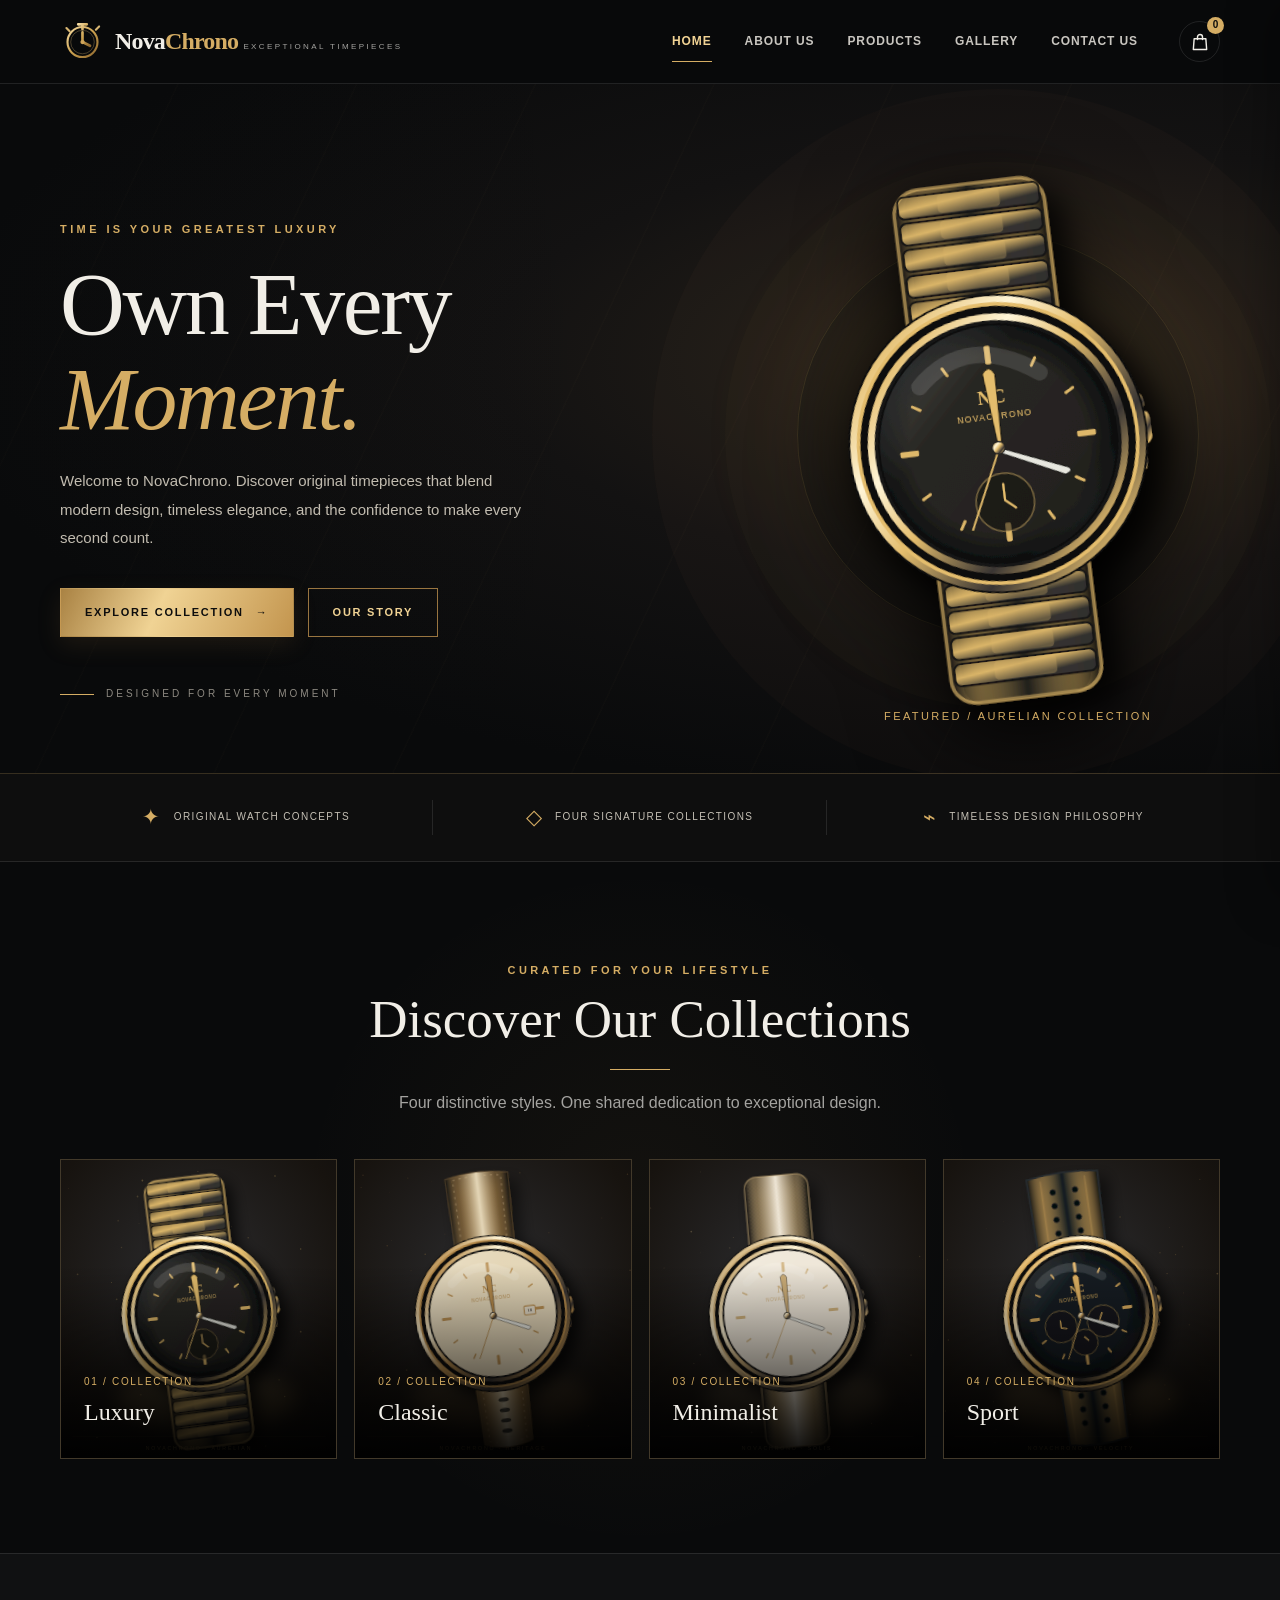
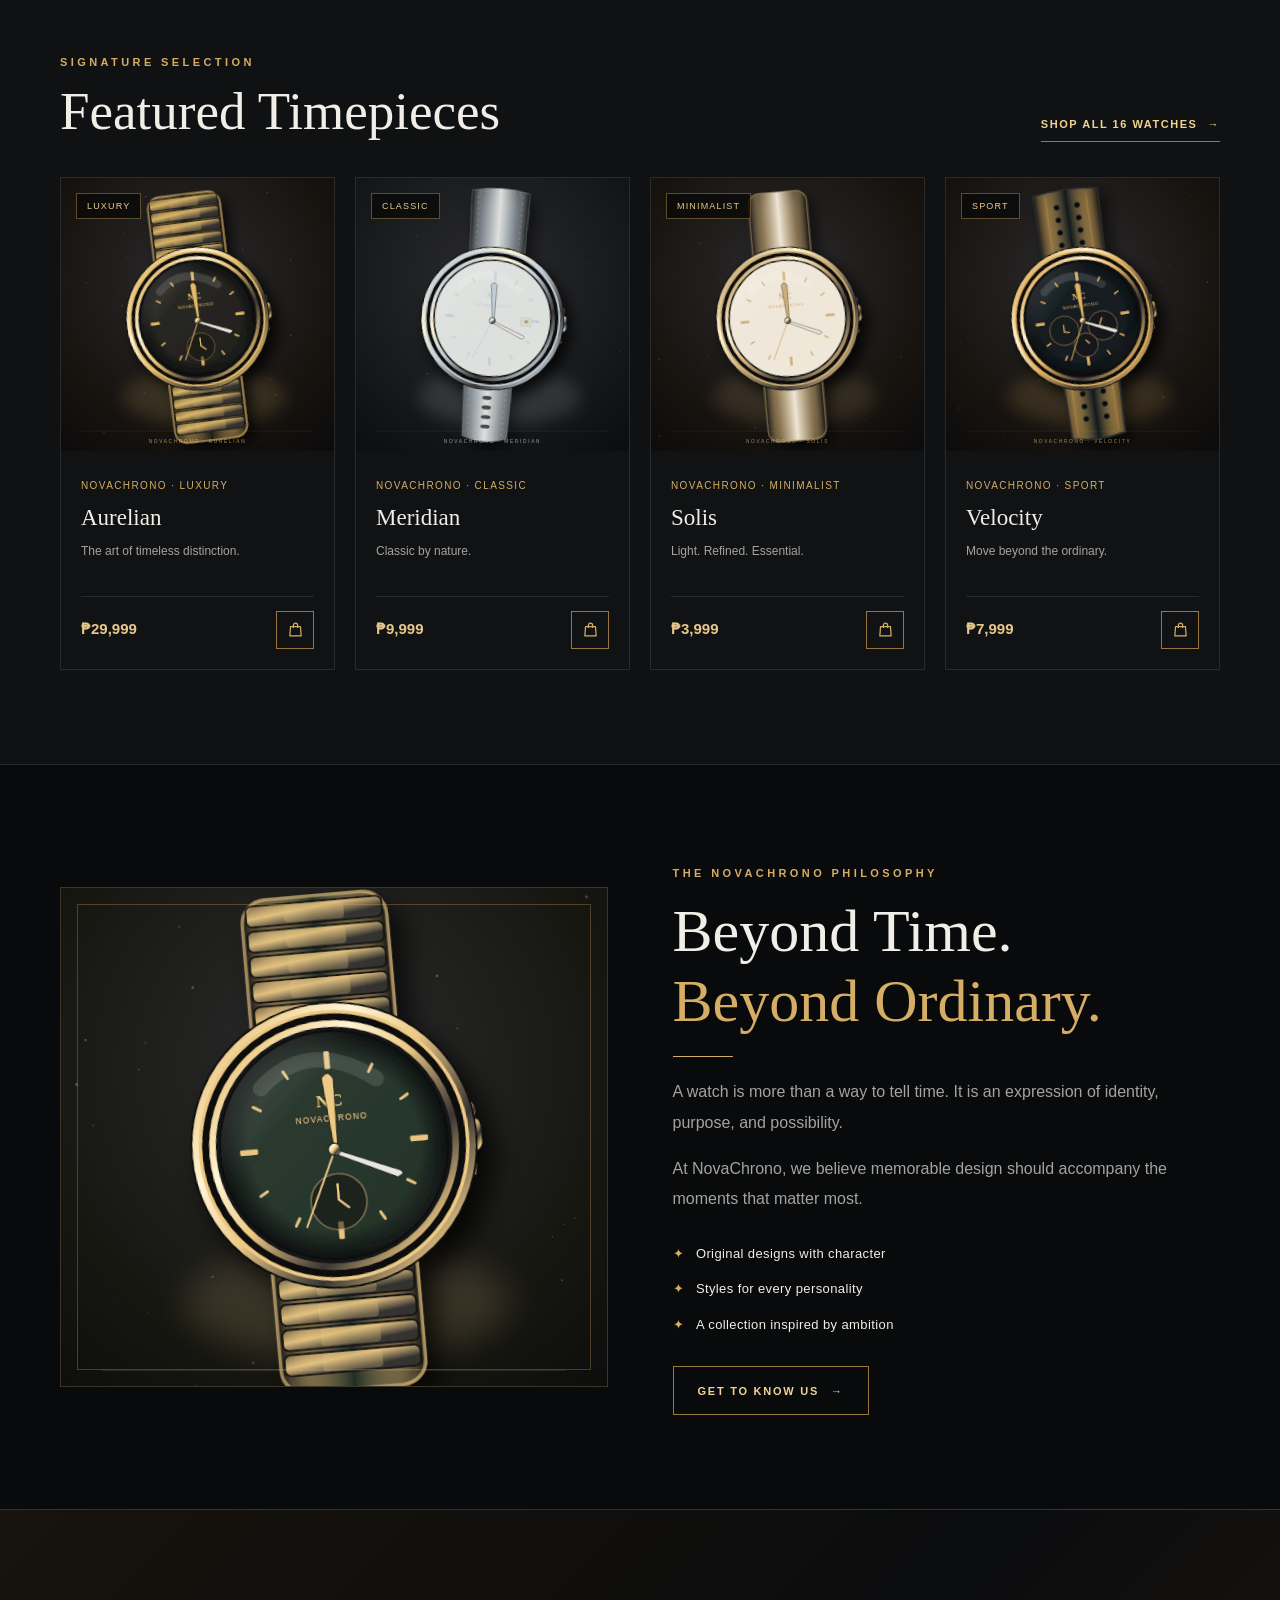
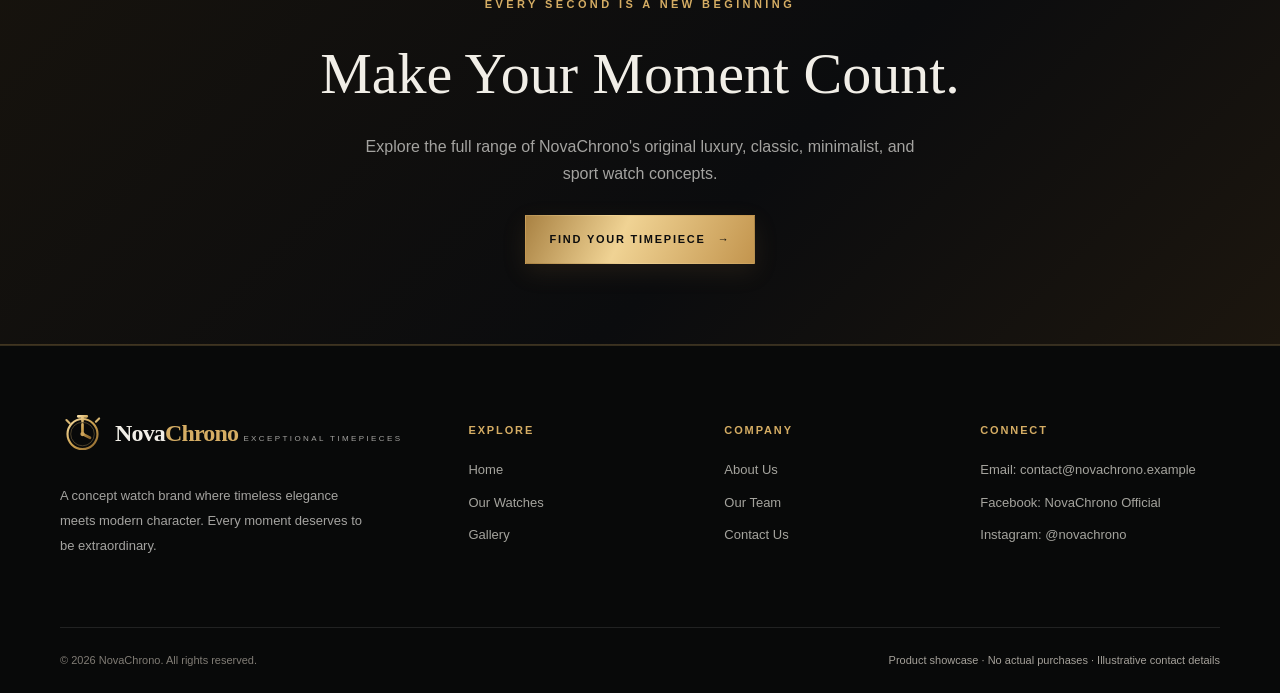
<file: index.html>
<!DOCTYPE html>
<html lang="en">
<head>
  <meta charset="UTF-8">
  <meta name="viewport" content="width=device-width, initial-scale=1">
  <meta name="theme-color" content="#090a0b">
  <meta name="description" content="NovaChrono — a concept luxury watch brand featuring original classic, minimalist, luxury, and sport timepieces.">
  <title>NovaChrono | Exceptional Timepieces</title>
  <link rel="icon" href="assets/logo.svg" type="image/svg+xml">
  <link rel="stylesheet" href="css/style.css">
  <script src="js/app.js" defer></script>
</head>
<body data-page="home">
  <header id="site-header" class="site-header"></header>
  <main>
    <section class="hero">
      <div class="container" style="position:relative">
        <div class="hero-content">
          <span class="eyebrow">Time is your greatest luxury</span>
          <h1 class="display hero-title">Own Every<br><em>Moment.</em></h1>
          <p class="hero-copy">Welcome to NovaChrono. Discover original timepieces that blend modern design, timeless elegance, and the confidence to make every second count.</p>
          <div class="hero-buttons"><a href="products.html" class="btn btn-primary">Explore Collection <span aria-hidden="true">→</span></a><a href="about.html" class="btn btn-outline">Our Story</a></div>
        </div>
        <div class="hero-scroll">Designed for every moment</div>
      </div>
      <div class="hero-visual"><img class="hero-watch" src="assets/hero-watch.svg" alt="NovaChrono Aurelian premium gold-tone watch illustration"></div>
      <span class="hero-caption">Featured / Aurelian Collection</span>
    </section>
    <div class="stats-strip"><div class="container stats-wrap">
      <div class="stat"><span style="color:var(--gold);font-size:21px">✦</span>Original watch concepts</div>
      <div class="stat"><span style="color:var(--gold);font-size:21px">◇</span>Four signature collections</div>
      <div class="stat"><span style="color:var(--gold);font-size:21px">⌁</span>Timeless design philosophy</div>
    </div></div>
    <section class="section container subtle-glow">
      <div class="section-heading reveal"><span class="eyebrow">Curated for your lifestyle</span><h2 class="section-title">Discover Our Collections</h2><div class="divider centered"></div><p class="section-description">Four distinctive styles. One shared dedication to exceptional design.</p></div>
      <div class="category-grid reveal">
        <a href="products.html?category=Luxury" class="category-card"><img src="assets/watches/aurelian.svg" alt="Luxury gold-tone wristwatch"><div class="category-card-info"><span>01 / Collection</span><h3>Luxury</h3></div></a>
        <a href="products.html?category=Classic" class="category-card"><img src="assets/watches/heritage.svg" alt="Classic leather strap wristwatch"><div class="category-card-info"><span>02 / Collection</span><h3>Classic</h3></div></a>
        <a href="products.html?category=Minimalist" class="category-card"><img src="assets/watches/solis.svg" alt="Minimalist clean dial wristwatch"><div class="category-card-info"><span>03 / Collection</span><h3>Minimalist</h3></div></a>
        <a href="products.html?category=Sport" class="category-card"><img src="assets/watches/velocity.svg" alt="Sport chronograph inspired wristwatch"><div class="category-card-info"><span>04 / Collection</span><h3>Sport</h3></div></a>
      </div>
    </section>
    <section class="section" style="background:#101112;border-block:1px solid var(--white-line)"><div class="container">
      <div class="section-top reveal"><div><span class="eyebrow">Signature selection</span><h2 class="section-title">Featured Timepieces</h2></div><a href="products.html" class="link-arrow">Shop all 16 watches <span>→</span></a></div>
      <div class="product-grid reveal" id="featured-products"></div>
    </div></section>
    <section class="section container"><div class="about-feature">
      <div class="feature-image reveal"><img src="assets/watches/sovereign.svg" alt="NovaChrono Sovereign watch collection illustration"></div>
      <div class="feature-copy reveal"><span class="eyebrow">The NovaChrono philosophy</span><h2>Beyond Time.<br><span class="text-gold">Beyond Ordinary.</span></h2><div class="divider"></div><p>A watch is more than a way to tell time. It is an expression of identity, purpose, and possibility.</p><p>At NovaChrono, we believe memorable design should accompany the moments that matter most.</p><div class="feature-checks"><span>Original designs with character</span><span>Styles for every personality</span><span>A collection inspired by ambition</span></div><a href="about.html" class="btn btn-outline">Get to Know Us <span>→</span></a></div>
    </div></section>
    <section class="banner"><div class="container reveal"><span class="eyebrow">Every second is a new beginning</span><h2>Make Your Moment Count.</h2><p>Explore the full range of NovaChrono's original luxury, classic, minimalist, and sport watch concepts.</p><a href="products.html" class="btn btn-primary">Find Your Timepiece <span>→</span></a></div></section>
  </main>
  <footer id="site-footer" class="site-footer"></footer>
</body>
</html>
</file>
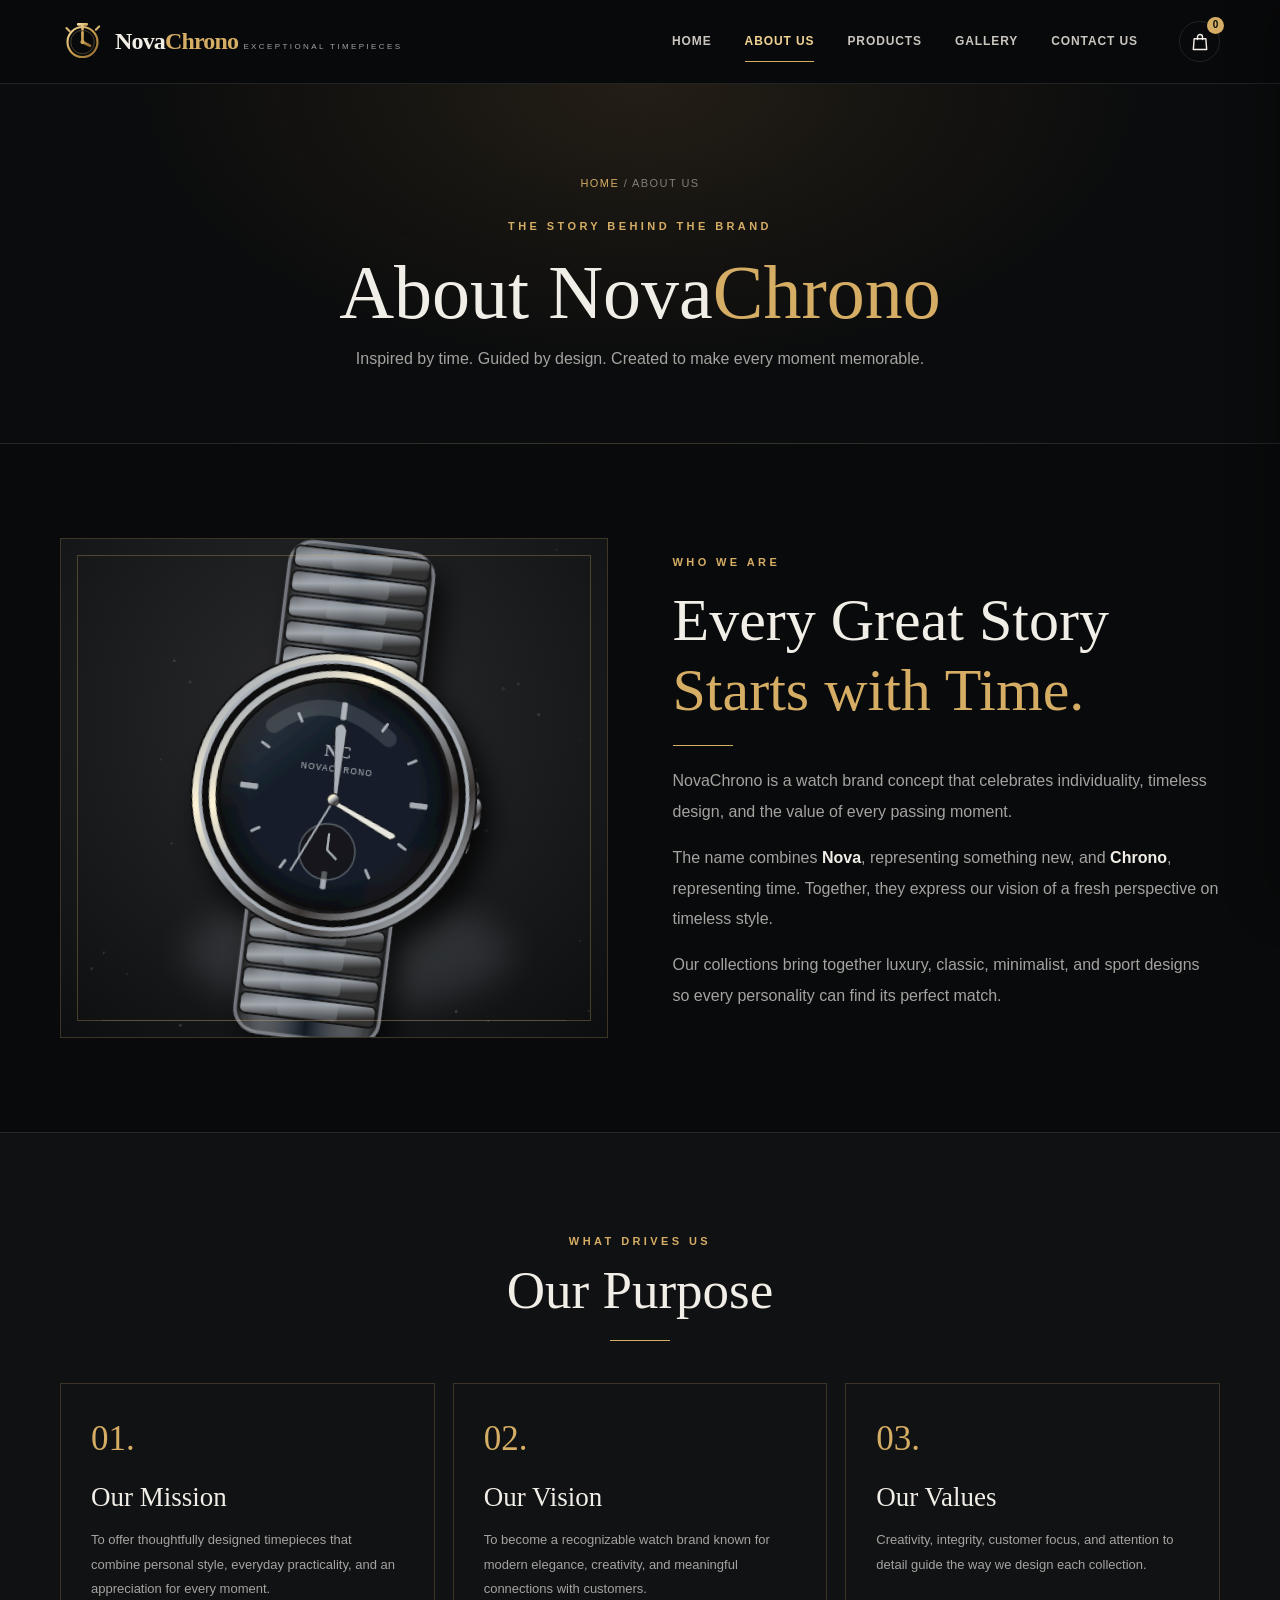
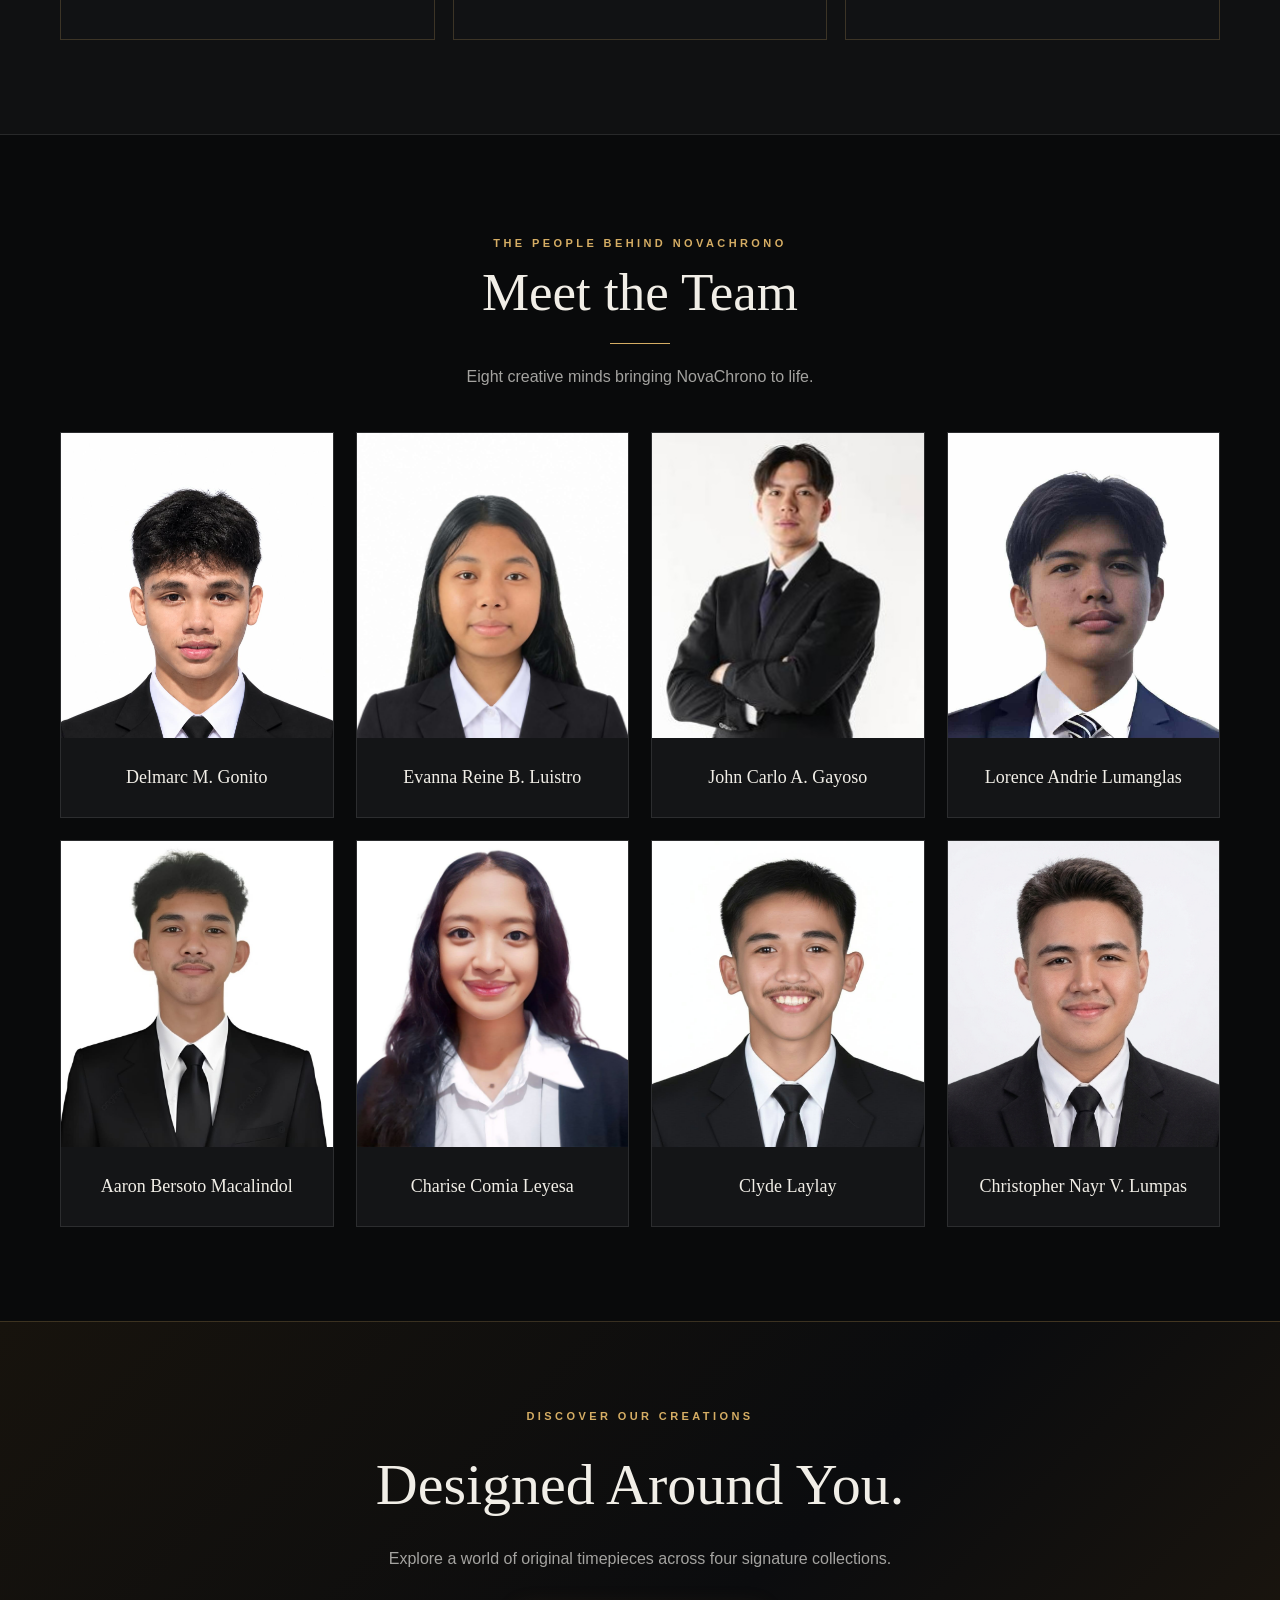
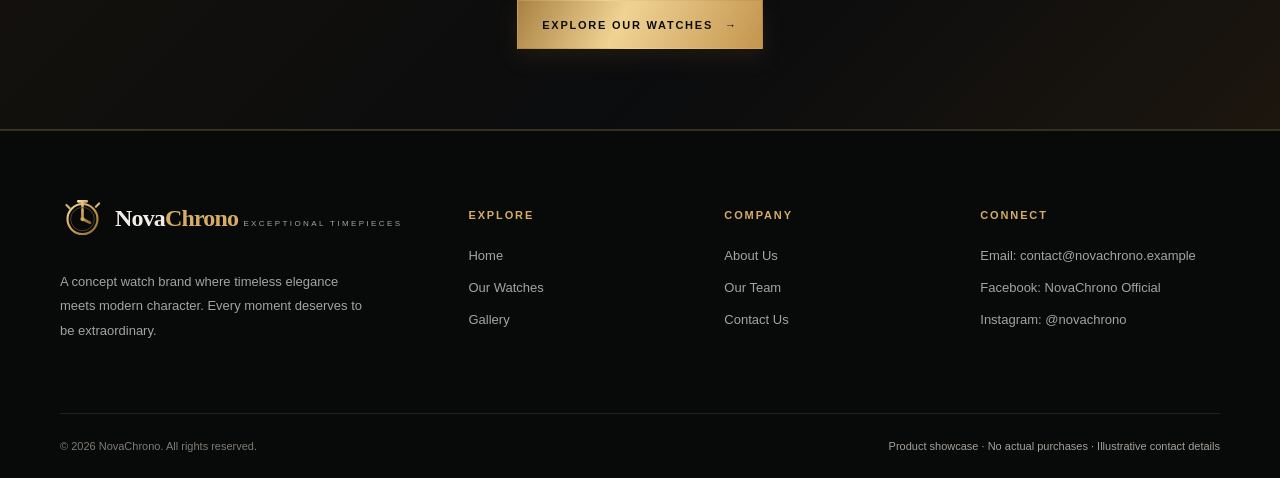
<file: about.html>
<!DOCTYPE html>
<html lang="en">
<head>
    <meta charset="UTF-8">
    <meta name="viewport" content="width=device-width, initial-scale=1">
    <meta name="theme-color" content="#090a0b">
    <meta name="description" content="Learn about NovaChrono, our mission, vision, and the team behind our luxury watch brand.">

    <title>About Us | NovaChrono</title>

    <link rel="icon" href="assets/logo.svg" type="image/svg+xml">
    <link rel="stylesheet" href="css/style.css">
    <script src="js/app.js" defer></script>

    <style>
        .team-photo::before {
            display: none;
        }

        .team-photo img {
            width: 100%;
            height: 100%;
            object-fit: cover;
            object-position: center 30%;
            display: block;
            transition: transform 0.45s ease;
        }

        .team-card {
            transition: transform 0.3s ease,
                border-color 0.3s ease,
                box-shadow 0.3s ease;
        }

        .team-card:hover {
            transform: translateY(-5px);
            border-color: rgba(217, 177, 103, 0.62);
            box-shadow: 0 14px 40px rgba(0, 0, 0, 0.2);
        }

        .team-card:hover .team-photo img {
            transform: scale(1.055);
        }

        .team-card h3 {
            font-size: clamp(14px, 1.45vw, 18px);
            line-height: 1.4;
            min-height: 79px;
            display: grid;
            place-items: center;
        }

        @media (max-width: 760px) {
            .team-card h3 {
                font-size: 14px;
                min-height: 86px;
                padding: 12px 6px;
            }
        }

        @media (prefers-reduced-motion: reduce) {
            .team-card,
            .team-photo img {
                transition: none;
            }
        }
    </style>
</head>

<body data-page="about">

    <header id="site-header" class="site-header"></header>

    <main>

        <!-- ABOUT US HERO -->
        <section class="page-hero">
            <div class="container">

                <div class="breadcrumb">
                    <a href="index.html">HOME</a> / ABOUT US
                </div>

                <span class="eyebrow">
                    The story behind the brand
                </span>

                <h1>
                    About Nova<span class="text-gold">Chrono</span>
                </h1>

                <p>
                    Inspired by time. Guided by design.
                    Created to make every moment memorable.
                </p>

            </div>
        </section>

        <!-- WHO WE ARE -->
        <section class="section container">

            <div class="about-feature">

                <div class="feature-image reveal">
                    <img src="assets/watches/eclipse.svg"
                         alt="NovaChrono Eclipse Watch">
                </div>

                <div class="feature-copy reveal">

                    <span class="eyebrow">Who we are</span>

                    <h2>
                        Every Great Story<br>
                        <span class="text-gold">
                            Starts with Time.
                        </span>
                    </h2>

                    <div class="divider"></div>

                    <p>
                        NovaChrono is a watch brand concept that
                        celebrates individuality, timeless design,
                        and the value of every passing moment.
                    </p>

                    <p>
                        The name combines
                        <strong style="color:var(--ivory)">Nova</strong>,
                        representing something new, and
                        <strong style="color:var(--ivory)">Chrono</strong>,
                        representing time.
                        Together, they express our vision of a fresh
                        perspective on timeless style.
                    </p>

                    <p>
                        Our collections bring together luxury,
                        classic, minimalist, and sport designs
                        so every personality can find its
                        perfect match.
                    </p>

                </div>
            </div>

        </section>

        <!-- MISSION AND VISION -->
        <section class="section"
                 style="background:#101112; border-block:1px solid var(--white-line);">

            <div class="container">

                <div class="section-heading reveal">

                    <span class="eyebrow">What drives us</span>

                    <h2 class="section-title">Our Purpose</h2>

                    <div class="divider centered"></div>

                </div>

                <div class="values-grid reveal">

                    <article class="value-card">

                        <div class="value-icon">01.</div>

                        <h3>Our Mission</h3>

                        <p>
                            To offer thoughtfully designed timepieces
                            that combine personal style,
                            everyday practicality, and an
                            appreciation for every moment.
                        </p>

                    </article>

                    <article class="value-card">

                        <div class="value-icon">02.</div>

                        <h3>Our Vision</h3>

                        <p>
                            To become a recognizable watch brand
                            known for modern elegance, creativity,
                            and meaningful connections with customers.
                        </p>

                    </article>

                    <article class="value-card">

                        <div class="value-icon">03.</div>

                        <h3>Our Values</h3>

                        <p>
                            Creativity, integrity, customer focus,
                            and attention to detail guide the way
                            we design each collection.
                        </p>

                    </article>

                </div>
            </div>

        </section>

        <!-- MEET THE TEAM -->
        <section class="section container" id="team">

            <div class="section-heading reveal">

                <span class="eyebrow">
                    The people behind NovaChrono
                </span>

                <h2 class="section-title">Meet the Team</h2>

                <div class="divider centered"></div>

                <p class="section-description">
                    Eight creative minds bringing NovaChrono to life.
                </p>

            </div>

            <div class="team-grid reveal">

                <!-- MEMBER 1 -->
                <article class="team-card">
                    <div class="team-photo">
                        <img
                            src="assets/team/Delmarc%20M.%20Gonito.jpg"
                            alt="Delmarc M. Gonito"
                            loading="lazy">
                    </div>
                    <h3>Delmarc M. Gonito</h3>
                </article>

                <!-- MEMBER 2 -->
                <article class="team-card">
                    <div class="team-photo">
                        <img
                            src="assets/team/Evanna%20Reine%20B.%20Luistro.jpg"
                            alt="Evanna Reine B. Luistro"
                            loading="lazy">
                    </div>
                    <h3>Evanna Reine B. Luistro</h3>
                </article>

                <!-- MEMBER 3 -->
                <article class="team-card">
                    <div class="team-photo">
                        <img
                            src="assets/team/john-prank.jpg"
                            alt="john-prank.jpg"
                            loading="lazy">
                    </div>
                    <h3>John Carlo A. Gayoso</h3>
                </article>

                <!-- MEMBER 4 -->
                <article class="team-card">
                    <div class="team-photo">
                        <img
                            src="assets/team/Lorence%20Andrie%20Lumanglas.jpg"
                            alt="Lorence Andrie Lumanglas"
                            loading="lazy">
                    </div>
                    <h3>Lorence Andrie Lumanglas</h3>
                </article>

                <!-- MEMBER 5 -->
                <article class="team-card">
                    <div class="team-photo">
                        <img
                            src="assets/team/Aaron%20Bersoto%20Macalindol.jpg"
                            alt="Aaron Bersoto Macalindol"
                            loading="lazy">
                    </div>
                    <h3>Aaron Bersoto Macalindol</h3>
                </article>

                <!-- MEMBER 6 -->
                <article class="team-card">
                    <div class="team-photo">
                        <img
                            src="assets/team/Charise%20Comia%20Leyesa.jpg"
                            alt="Charise Comia Leyesa"
                            loading="lazy">
                    </div>
                    <h3>Charise Comia Leyesa</h3>
                </article>

                <!-- MEMBER 7 -->
                <article class="team-card">
                    <div class="team-photo">
                        <img
                            src="assets/team/Clyde%20Laylay.jpg"
                            alt="Clyde Laylay"
                            loading="lazy">
                    </div>
                    <h3>Clyde Laylay</h3>
                </article>

                <!-- MEMBER 8 -->
                <article class="team-card">
                    <div class="team-photo">
                        <img
                            src="assets/team/Lumpas%2C%20Christopher%20Nayr%2C%20V.png"
                            alt="Christopher Nayr V. Lumpas"
                            loading="lazy">
                    </div>
                    <h3>Christopher Nayr V. Lumpas</h3>
                </article>

            </div>

        </section>

        <!-- BOTTOM BANNER -->
        <section class="banner">

            <div class="container reveal">

                <span class="eyebrow">
                    Discover our creations
                </span>

                <h2>Designed Around You.</h2>

                <p>
                    Explore a world of original timepieces
                    across four signature collections.
                </p>

                <a class="btn btn-primary" href="products.html">
                    Explore Our Watches <span>→</span>
                </a>

            </div>

        </section>

    </main>

    <footer id="site-footer" class="site-footer"></footer>

</body>
</html>
</file>
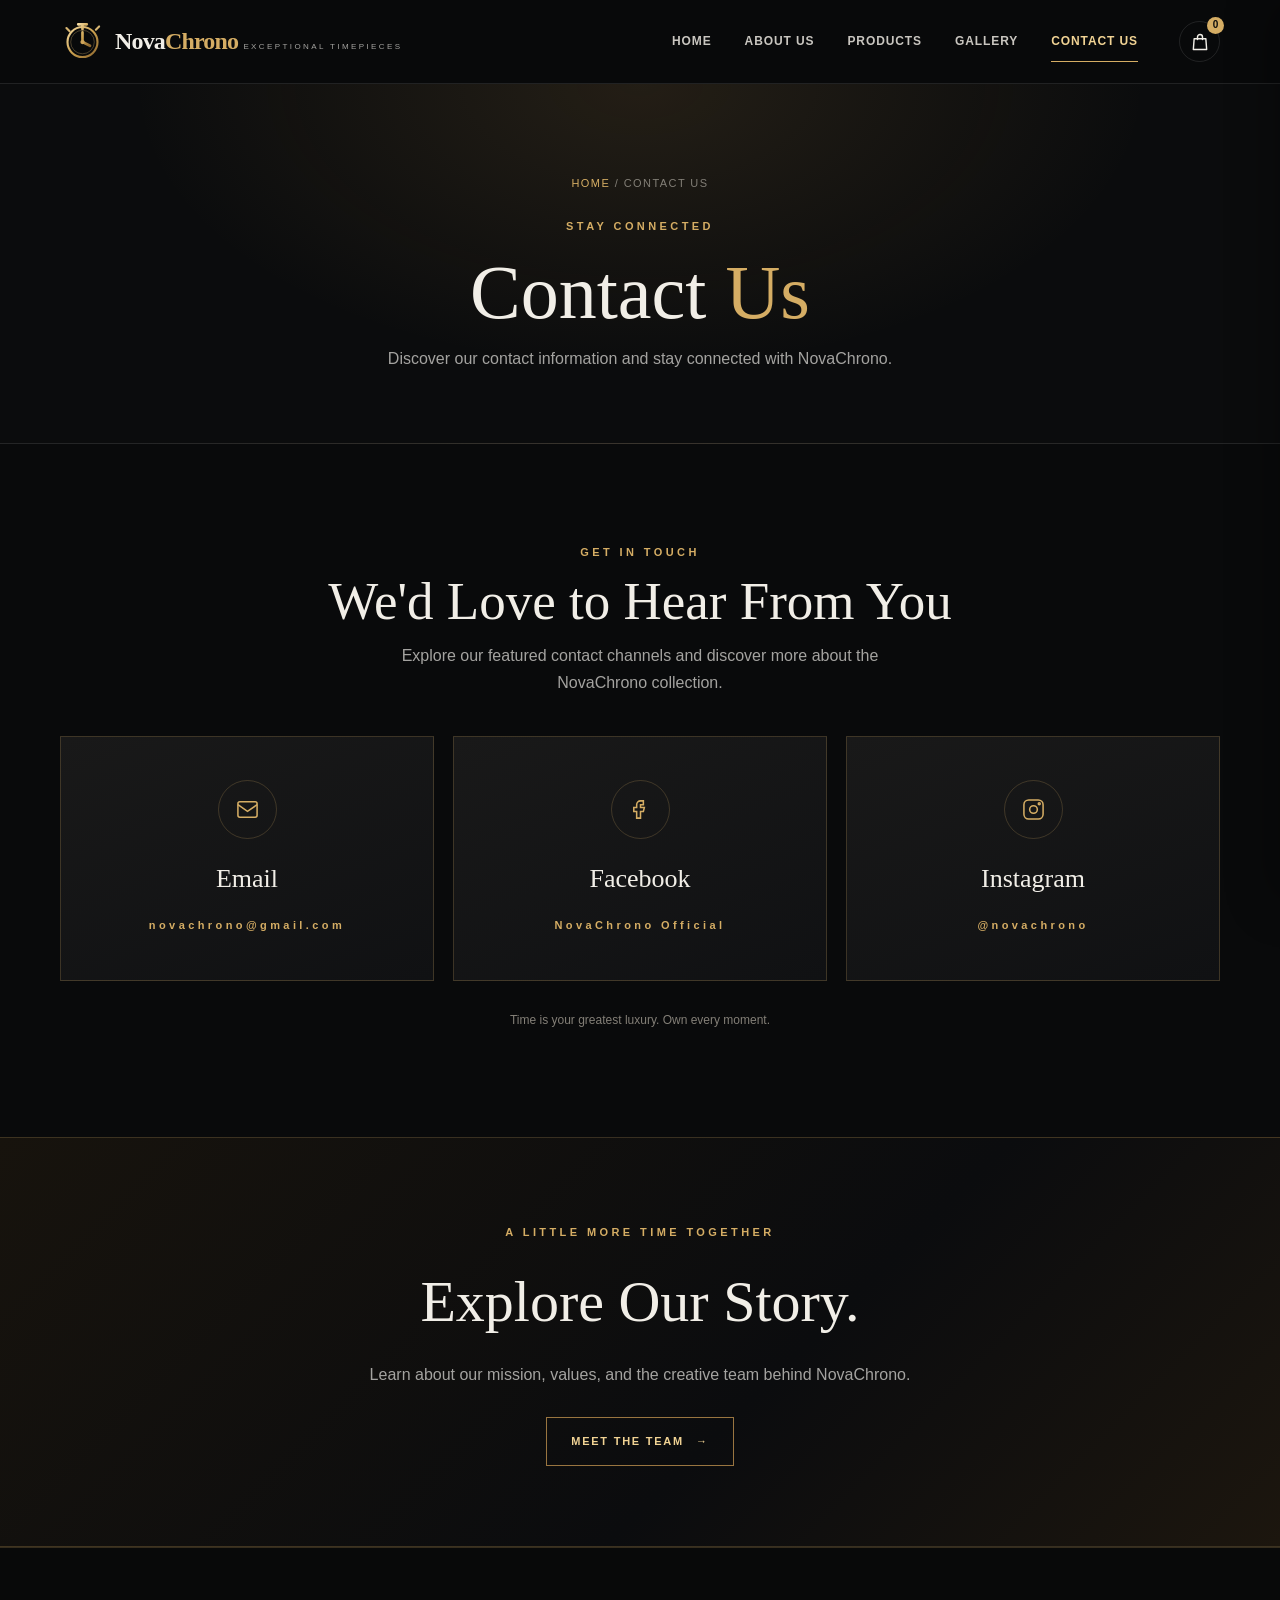
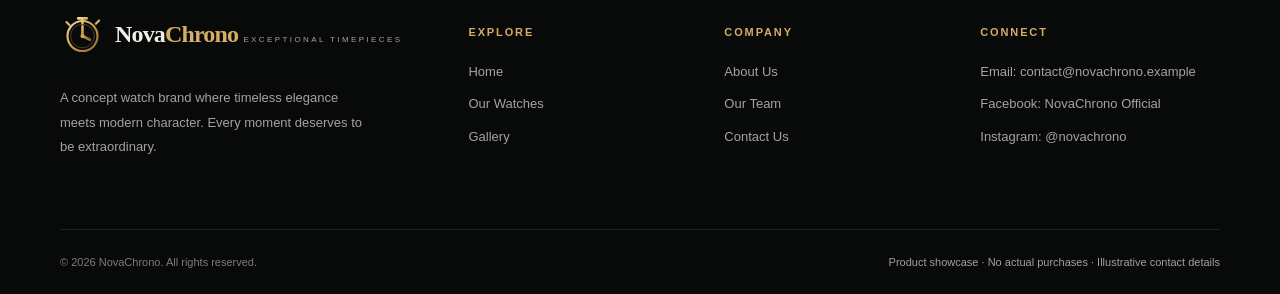
<file: contact.html>
<!DOCTYPE html>
<html lang="en">

<head>
    <meta charset="UTF-8">
    <meta name="viewport" content="width=device-width, initial-scale=1">
    <meta name="theme-color" content="#090a0b">

    <meta name="description"
          content="Explore NovaChrono contact information and social media details.">

    <title>Contact Us | NovaChrono</title>

    <link rel="icon" href="assets/logo.svg" type="image/svg+xml">
    <link rel="stylesheet" href="css/style.css">
    <script src="js/app.js" defer></script>
</head>

<body data-page="contact">

    <header id="site-header" class="site-header"></header>

    <main>

        <!-- CONTACT HERO -->
        <section class="page-hero">

            <div class="container">

                <div class="breadcrumb">
                    <a href="index.html">HOME</a> / CONTACT US
                </div>

                <span class="eyebrow">Stay connected</span>

                <h1>Contact <span class="text-gold">Us</span></h1>

                <p>
                    Discover our contact information and
                    stay connected with NovaChrono.
                </p>

            </div>

        </section>

        <!-- CONTACT INFORMATION -->
        <section class="section container">

            <div class="contact-intro reveal">

                <span class="eyebrow">Get in touch</span>

                <h2 class="section-title">
                    We'd Love to Hear From You
                </h2>

                <p class="section-description"
                   style="margin-inline:auto">

                    Explore our featured contact channels
                    and discover more about the
                    NovaChrono collection.

                </p>

            </div>

            <div class="contact-grid reveal">

                <!-- EMAIL -->
                <article class="contact-card">

                    <div class="contact-icon">

                        <svg viewBox="0 0 24 24"
                             fill="none"
                             stroke="currentColor"
                             stroke-width="1.6">

                            <rect x="2" y="4"
                                  width="20" height="16" rx="2"/>

                            <path d="m2 7 10 7 10-7"/>

                        </svg>

                    </div>

                    <h3>Email</h3>

                    <span class="eyebrow"
                          style="text-transform:none; overflow-wrap:anywhere">

                        novachrono@gmail.com

                    </span>

                </article>

                <!-- FACEBOOK -->
                <article class="contact-card">

                    <div class="contact-icon">

                        <svg viewBox="0 0 24 24"
                             fill="none"
                             stroke="currentColor"
                             stroke-width="1.6">

                            <path d="M15 3h-3a4 4 0 0 0-4 4v3H5v4h3v7h4v-7h3l1-4h-4V7h3V3Z"/>

                        </svg>

                    </div>

                    <h3>Facebook</h3>

                    <span class="eyebrow"
                          style="text-transform:none">

                        NovaChrono Official

                    </span>

                </article>

                <!-- INSTAGRAM -->
                <article class="contact-card">

                    <div class="contact-icon">

                        <svg viewBox="0 0 24 24"
                             fill="none"
                             stroke="currentColor"
                             stroke-width="1.6">

                            <rect x="2" y="2"
                                  width="20" height="20" rx="5"/>

                            <circle cx="12" cy="12" r="4"/>

                            <circle cx="18" cy="6" r="1"/>

                        </svg>

                    </div>

                    <h3>Instagram</h3>

                    <span class="eyebrow"
                          style="text-transform:none">

                        @novachrono

                    </span>

                </article>

            </div>

            <!-- NOVACHRONO SLOGAN -->
            <p class="contact-note">
                Time is your greatest luxury. Own every moment.
            </p>

        </section>

        <!-- BOTTOM BANNER -->
        <section class="banner">

            <div class="container reveal">

                <span class="eyebrow">
                    A little more time together
                </span>

                <h2>Explore Our Story.</h2>

                <p>
                    Learn about our mission, values,
                    and the creative team behind NovaChrono.
                </p>

                <a href="about.html#team" class="btn btn-outline">
                    Meet the Team <span>→</span>
                </a>

            </div>

        </section>

    </main>

    <footer id="site-footer" class="site-footer"></footer>

</body>
</html>
</file>
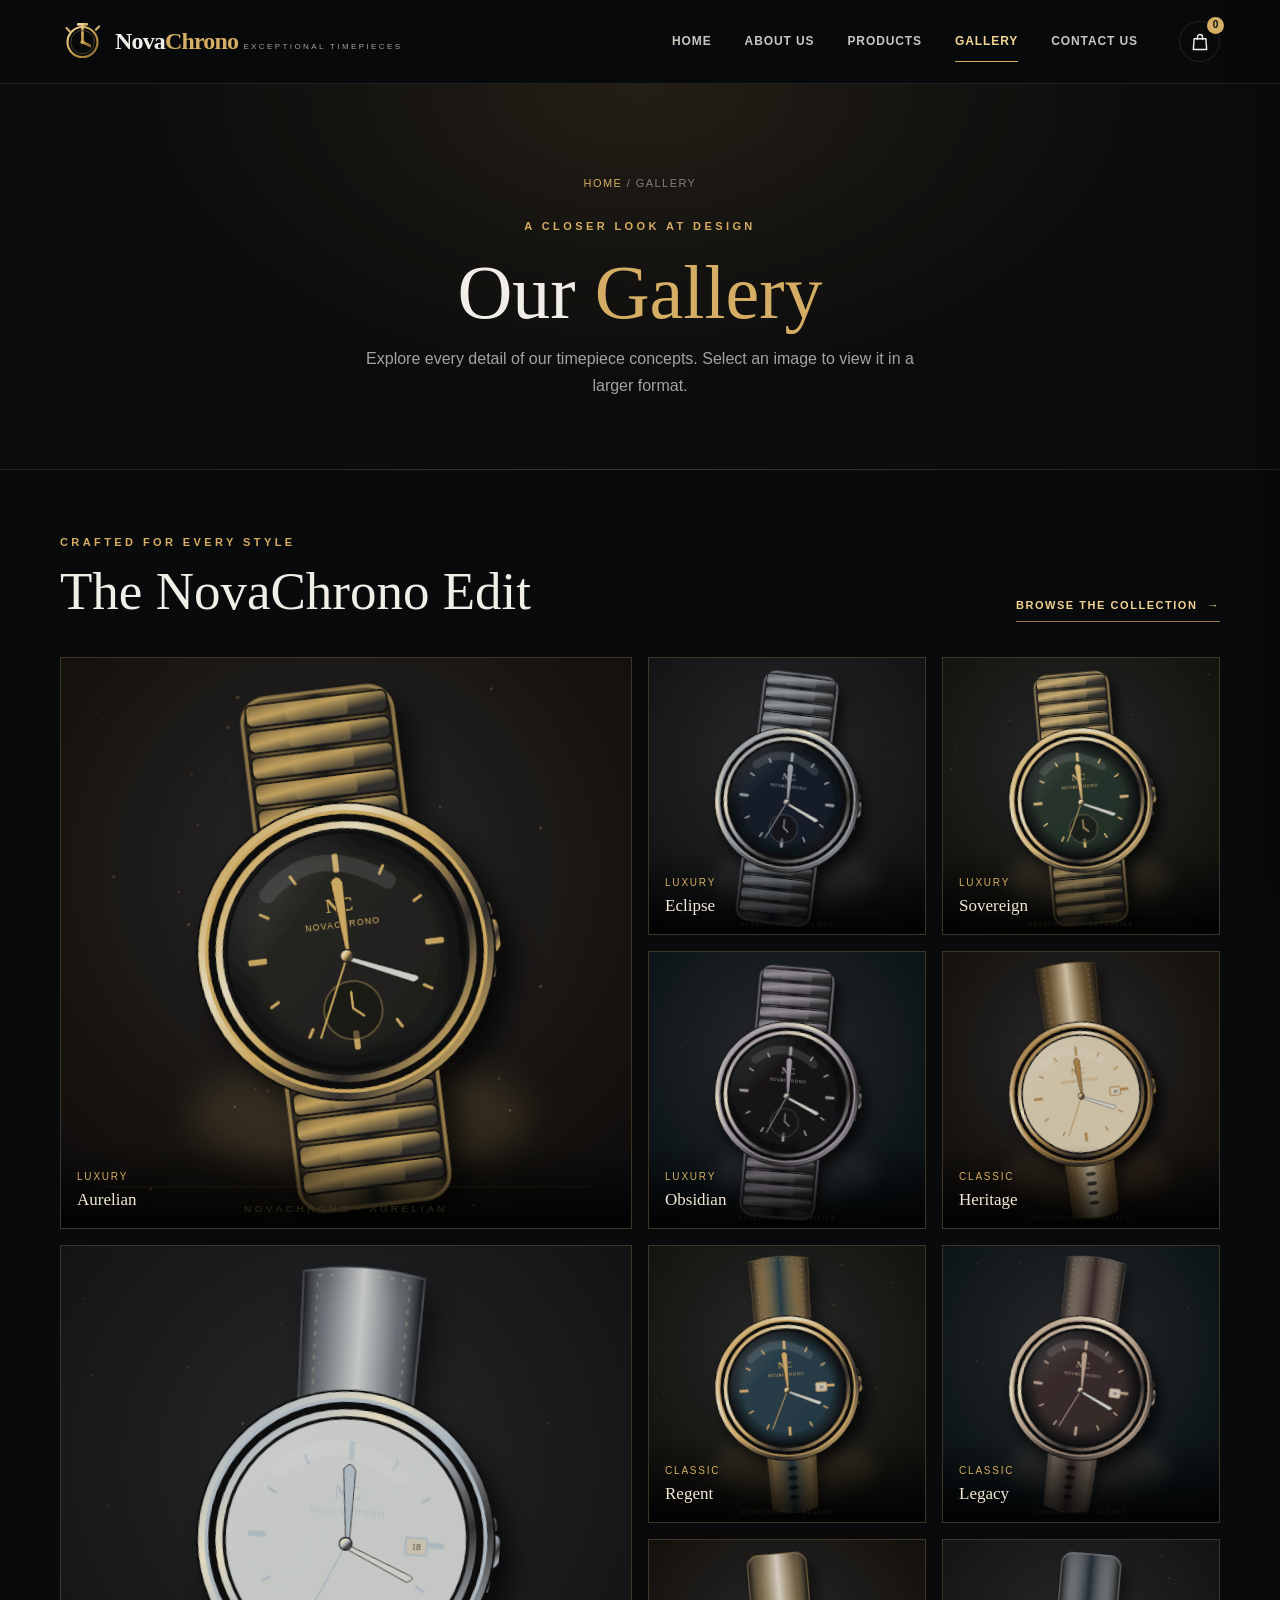
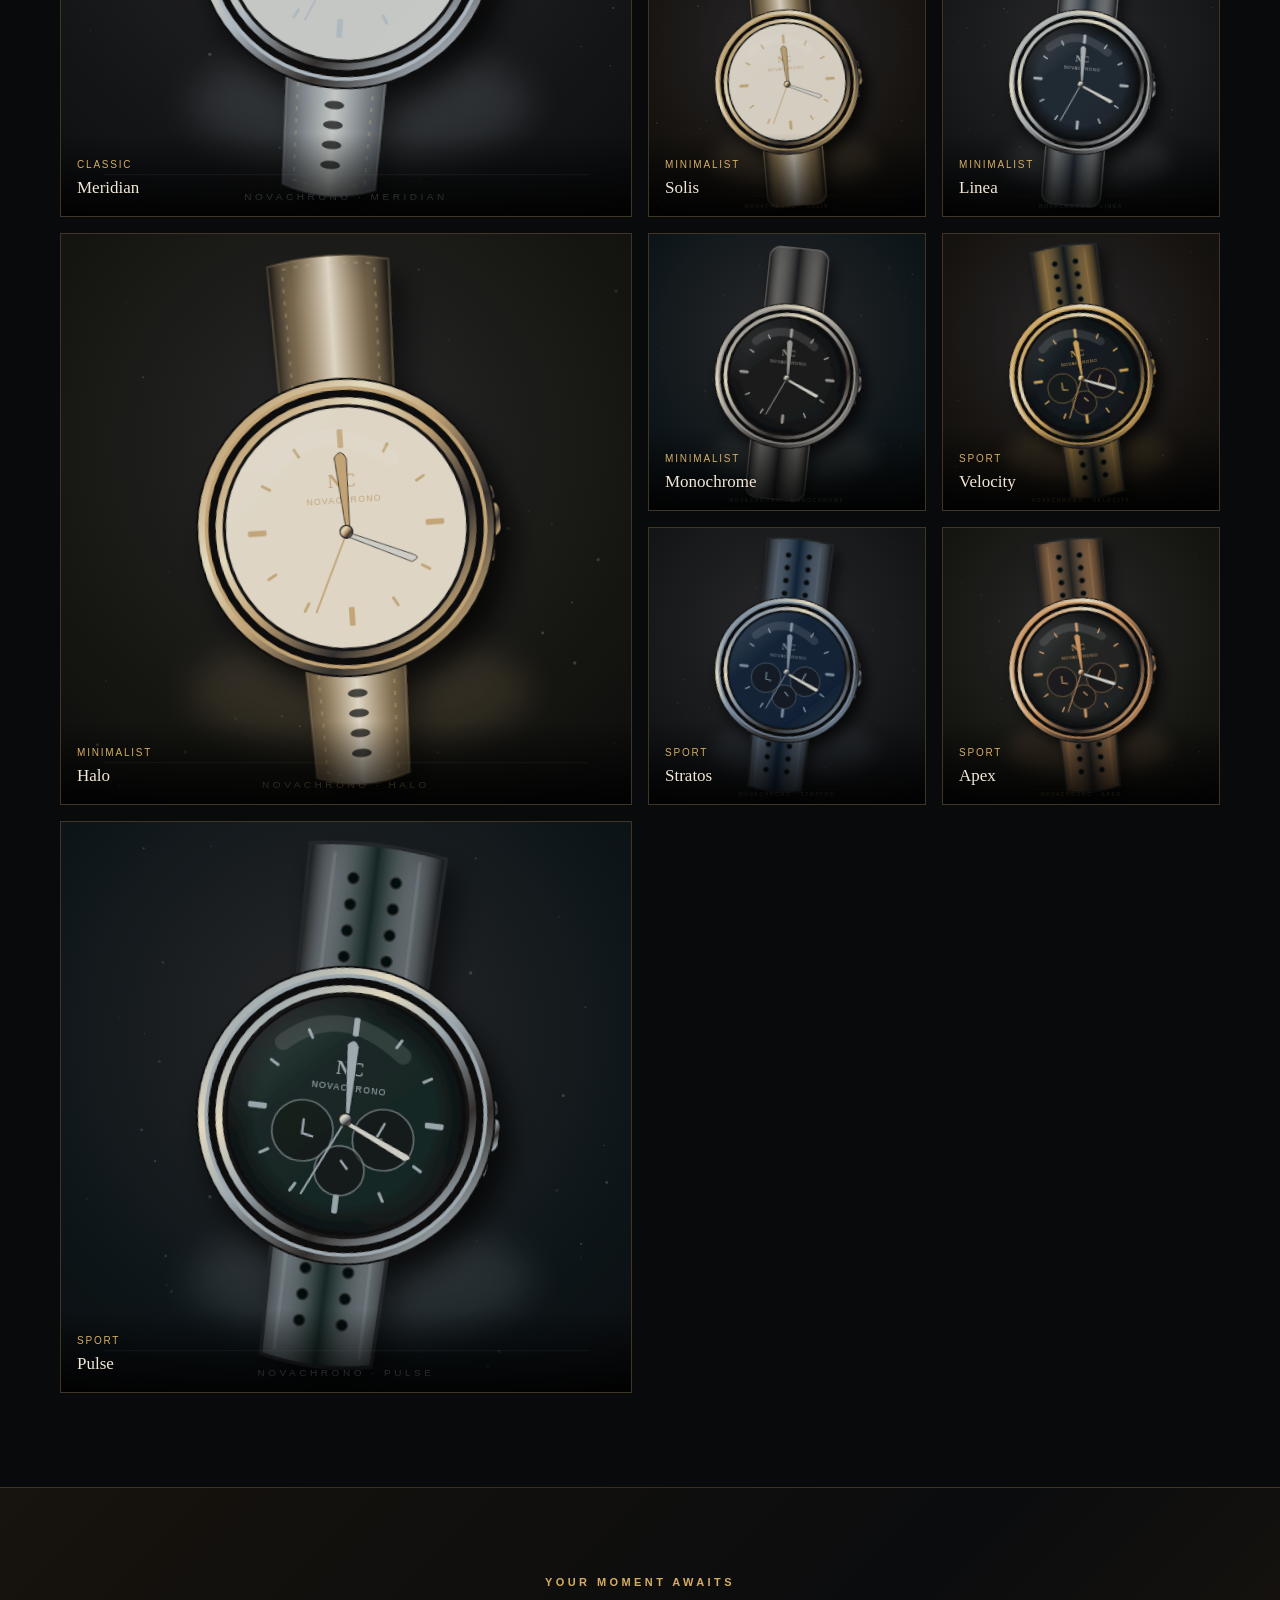
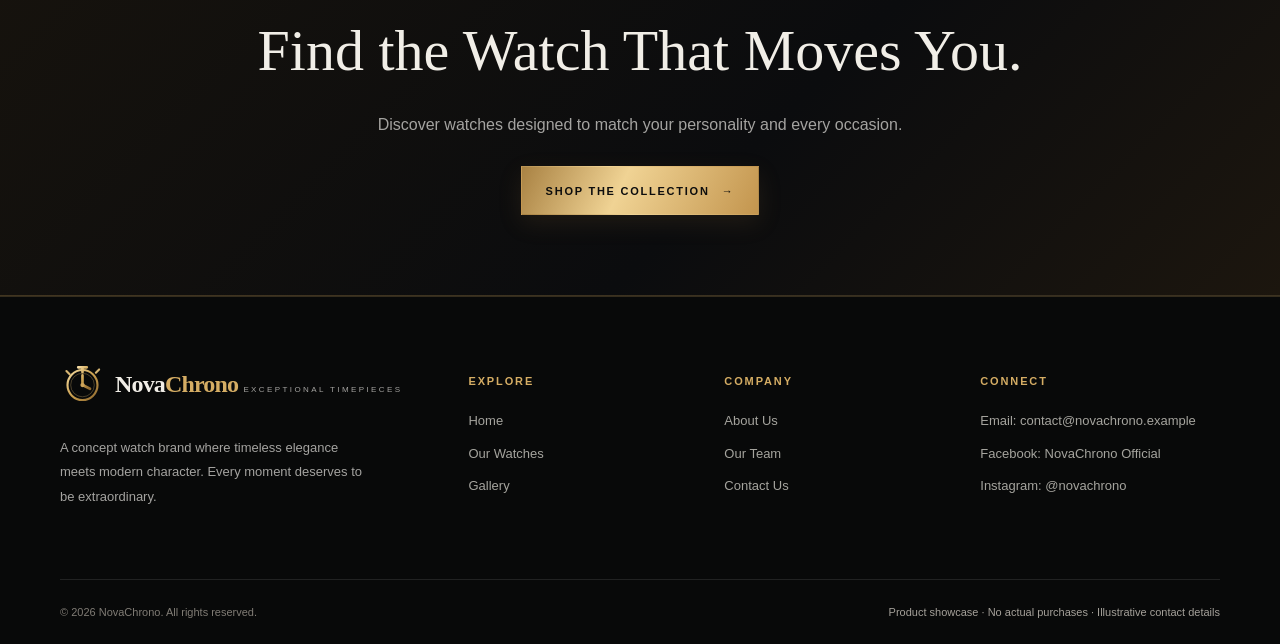
<file: gallery.html>
<!DOCTYPE html>
<html lang="en">
<head>
  <meta charset="UTF-8"><meta name="viewport" content="width=device-width, initial-scale=1"><meta name="theme-color" content="#090a0b">
  <meta name="description" content="View the complete NovaChrono watch gallery and original timepiece concept designs.">
  <title>Gallery | NovaChrono</title><link rel="icon" href="assets/logo.svg" type="image/svg+xml"><link rel="stylesheet" href="css/style.css"><script src="js/app.js" defer></script>
</head>
<body data-page="gallery">
<header id="site-header" class="site-header"></header>
<main>
  <section class="page-hero"><div class="container"><div class="breadcrumb"><a href="index.html">HOME</a> / GALLERY</div><span class="eyebrow">A closer look at design</span><h1>Our <span class="text-gold">Gallery</span></h1><p>Explore every detail of our timepiece concepts. Select an image to view it in a larger format.</p></div></section>
  <section class="section container" style="padding-top:58px"><div class="section-top reveal"><div><span class="eyebrow">Crafted for every style</span><h2 class="section-title">The NovaChrono Edit</h2></div><a href="products.html" class="link-arrow">Browse the collection <span>→</span></a></div><div class="gallery-grid reveal" id="gallery-grid"></div></section>
  <section class="banner"><div class="container reveal"><span class="eyebrow">Your moment awaits</span><h2>Find the Watch That Moves You.</h2><p>Discover watches designed to match your personality and every occasion.</p><a href="products.html" class="btn btn-primary">Shop the Collection <span>→</span></a></div></section>
</main>
<footer id="site-footer" class="site-footer"></footer>
</body>
</html>
</file>
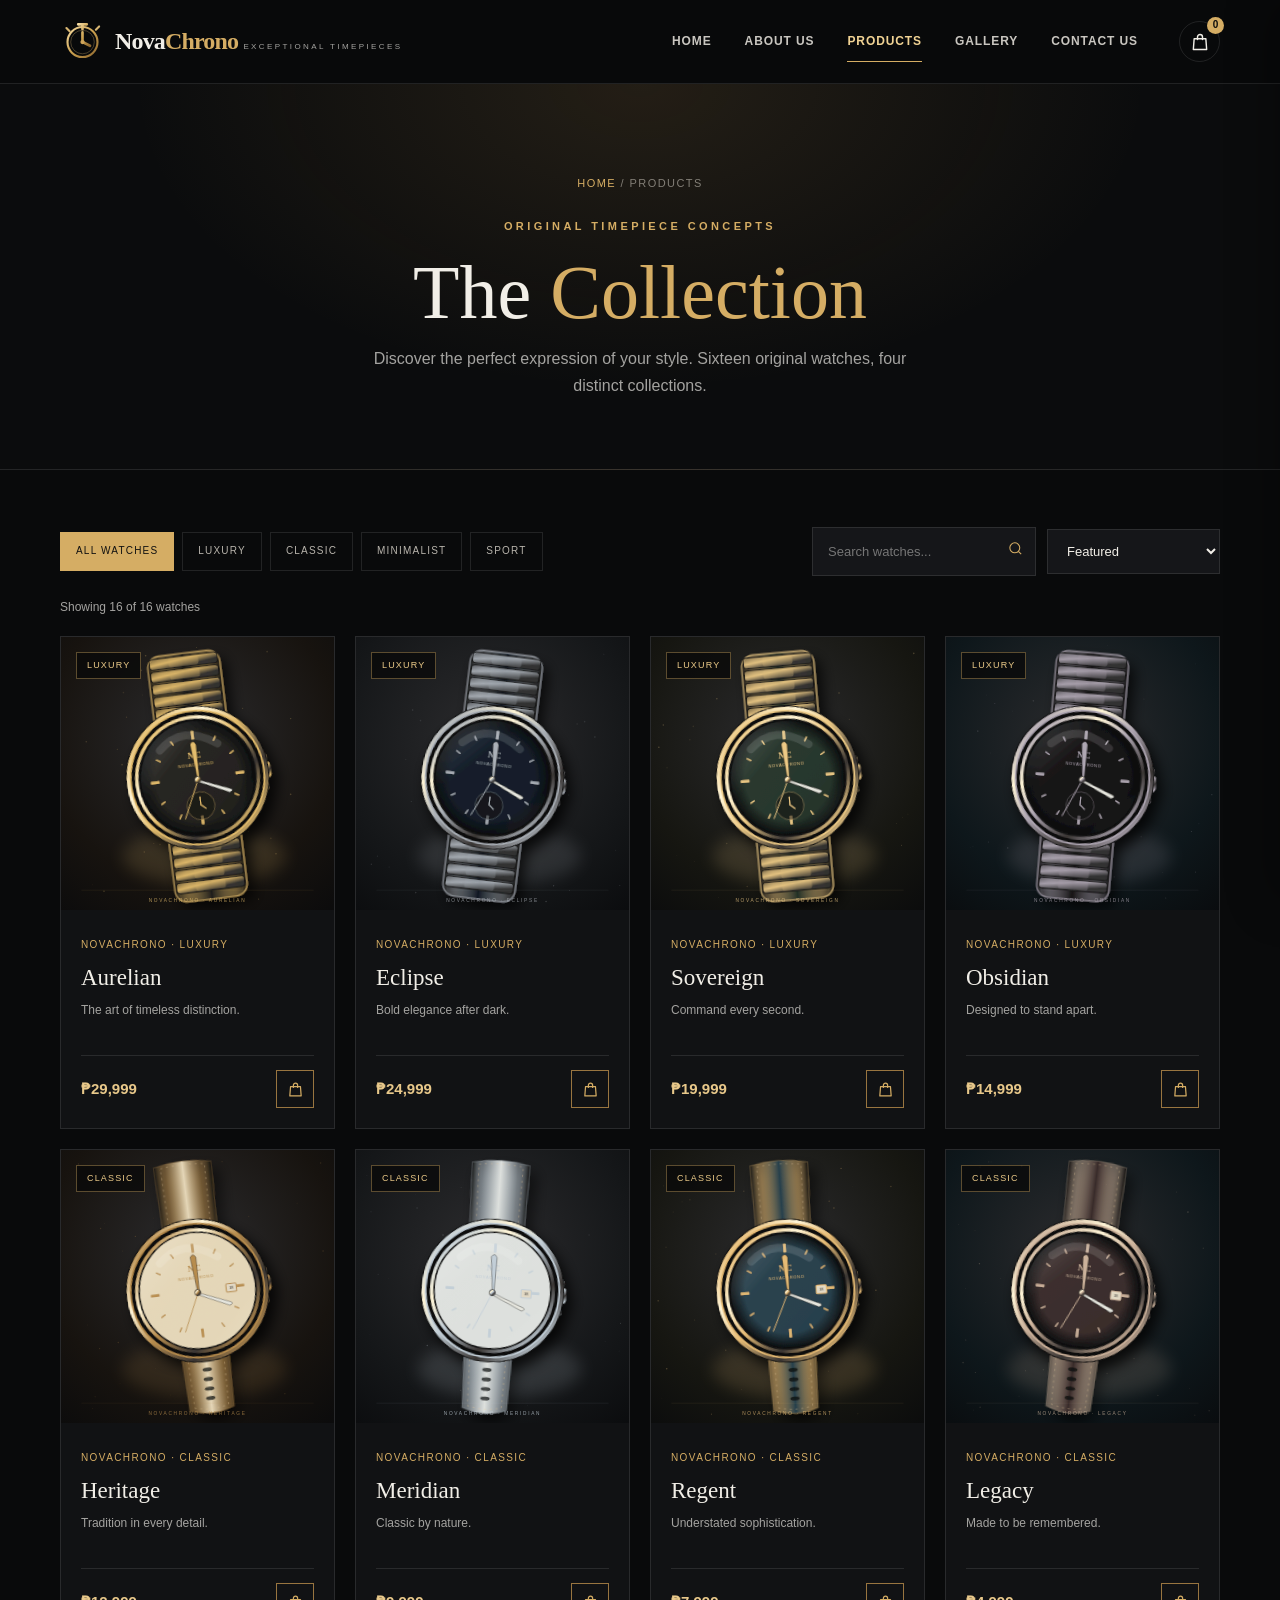
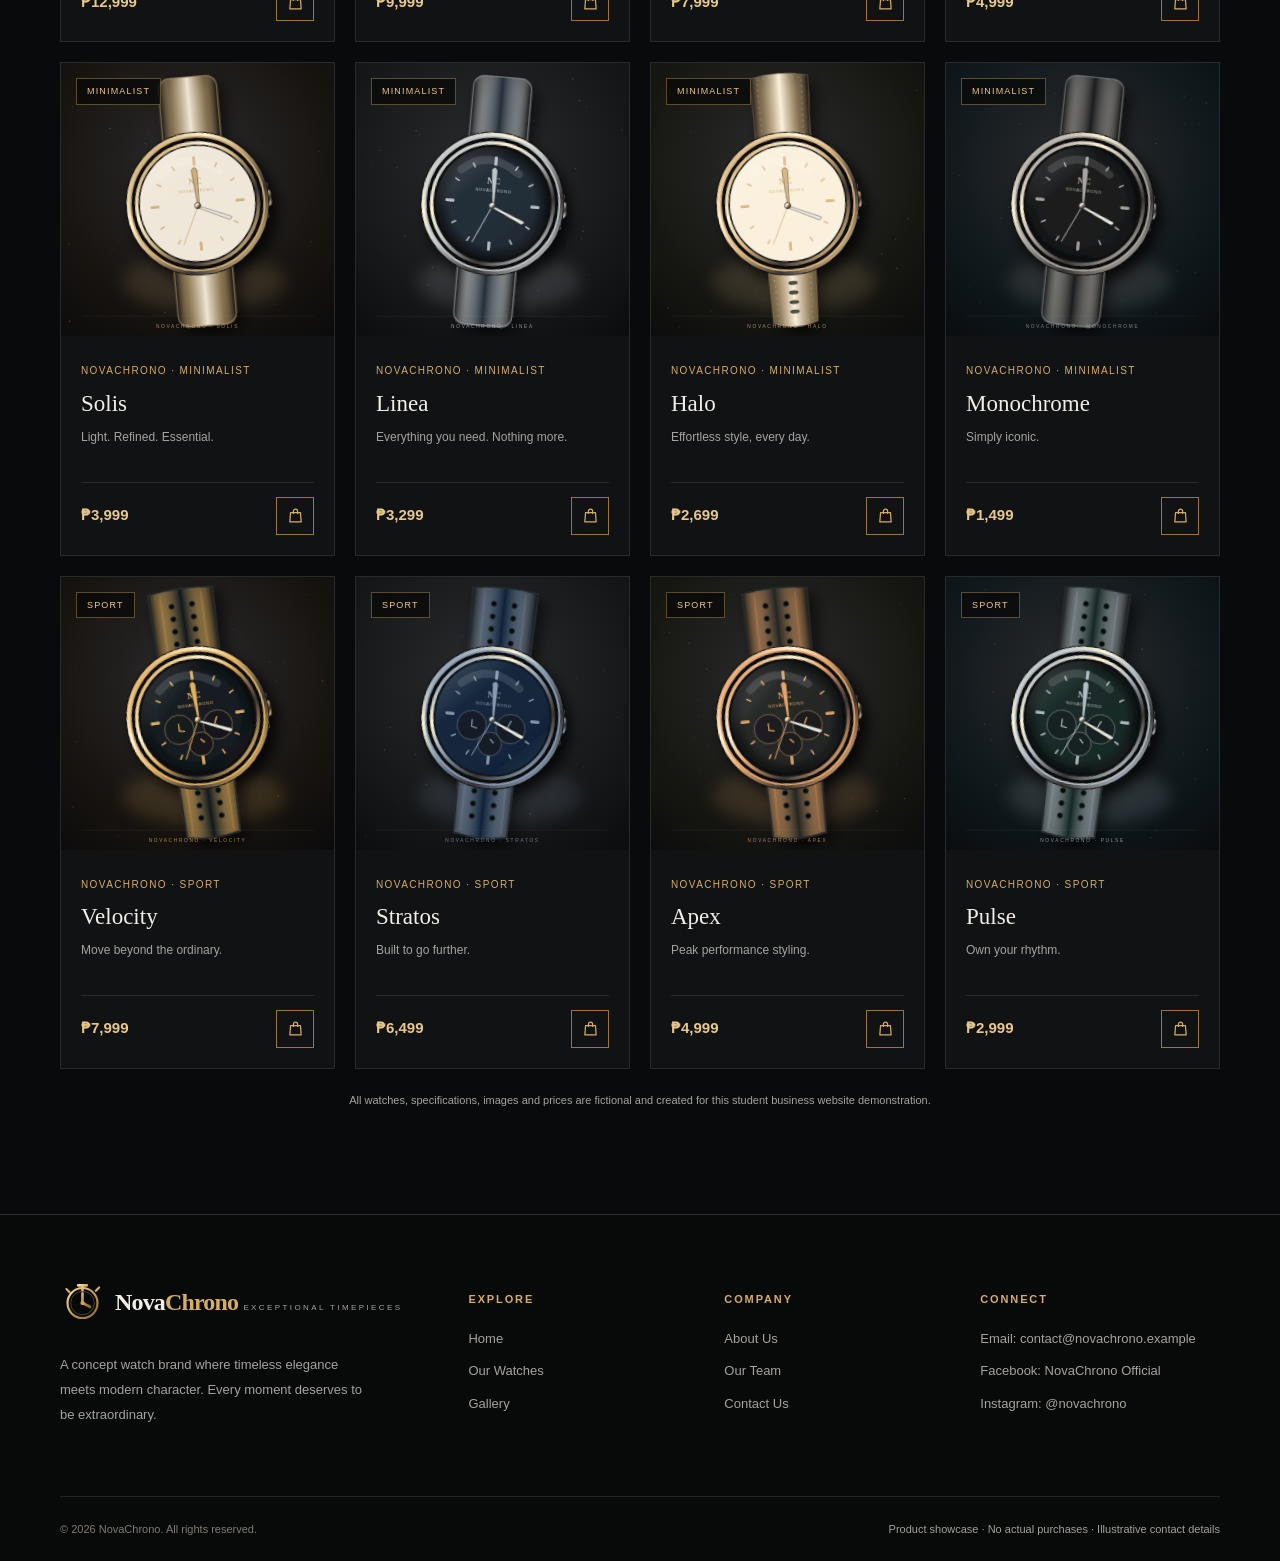
<file: products.html>
<!DOCTYPE html>
<html lang="en">
<head>
  <meta charset="UTF-8"><meta name="viewport" content="width=device-width, initial-scale=1"><meta name="theme-color" content="#090a0b">
  <meta name="description" content="Explore 16 original NovaChrono luxury, classic, minimalist, and sport watch concepts with demo shopping cart functionality.">
  <title>Watches & Collections | NovaChrono</title><link rel="icon" href="assets/logo.svg" type="image/svg+xml"><link rel="stylesheet" href="css/style.css"><script src="js/app.js" defer></script>
</head>
<body data-page="products">
<header id="site-header" class="site-header"></header>
<main>
  <section class="page-hero"><div class="container"><div class="breadcrumb"><a href="index.html">HOME</a> / PRODUCTS</div><span class="eyebrow">Original timepiece concepts</span><h1>The <span class="text-gold">Collection</span></h1><p>Discover the perfect expression of your style. Sixteen original watches, four distinct collections.</p></div></section>
  <section class="section container" style="padding-top:57px"><div class="catalog-header"><div class="filter-bar" aria-label="Filter watches by collection"><button type="button" class="filter-chip active" data-filter="All">All Watches</button><button type="button" class="filter-chip" data-filter="Luxury">Luxury</button><button type="button" class="filter-chip" data-filter="Classic">Classic</button><button type="button" class="filter-chip" data-filter="Minimalist">Minimalist</button><button type="button" class="filter-chip" data-filter="Sport">Sport</button></div>
    <div class="catalog-tools"><div class="searchbox"><input type="search" id="search-products" placeholder="Search watches..." aria-label="Search watches"><svg viewBox="0 0 24 24" fill="none" stroke="currentColor" stroke-width="1.5"><circle cx="11" cy="11" r="7"/><path d="m20 20-4-4"/></svg></div><select class="sort-select" id="sort-products" aria-label="Sort products"><option value="featured">Featured</option><option value="low">Price: Low to High</option><option value="high">Price: High to Low</option><option value="name">Name: A to Z</option></select></div></div>
    <p class="catalog-count" id="catalog-count">Showing 16 watches</p><div class="product-grid" id="products-grid"></div>
    <p class="team-note">All watches, specifications, images and prices are fictional and created for this student business website demonstration.</p>
  </section>
</main>
<footer id="site-footer" class="site-footer"></footer>
</body>
</html>
</file>
<file: css/style.css>
/* NOVACHRONO | Luxury watch store • Business Communication final project */
:root{--bg:#090a0b;--bg-soft:#101113;--surface:#151619;--surface2:#1c1d20;--gold:#d5ad64;--gold-light:#f1d394;--gold-dark:#997540;--ivory:#f1eee7;--muted:#a4a3a0;--line:rgba(213,173,100,.22);--white-line:rgba(255,255,255,.10);--radius:16px;--font-ui:Arial,Helvetica,sans-serif;--font-display:Georgia,'Times New Roman',serif}
*{box-sizing:border-box}html{scroll-behavior:smooth}body{margin:0;color:var(--ivory);background:var(--bg);font-family:var(--font-ui);line-height:1.65;-webkit-font-smoothing:antialiased}body.drawer-open{overflow:hidden}button,input,select{font:inherit}button{cursor:pointer}a{color:inherit;text-decoration:none}img{max-width:100%;display:block}svg{display:block}button:focus-visible,a:focus-visible,input:focus-visible,select:focus-visible{outline:2px solid var(--gold-light);outline-offset:4px}::selection{background:#b18b4a;color:#050505}.container{width:min(1160px,calc(100% - 48px));margin-inline:auto}.eyebrow{font-size:11px;letter-spacing:.31em;text-transform:uppercase;color:var(--gold);font-weight:700}.display{font-family:var(--font-display);font-weight:400;letter-spacing:-.025em;line-height:1.06}.section{padding:94px 0}.section-top{display:flex;align-items:end;justify-content:space-between;gap:22px;margin-bottom:35px}.section-title{font-family:var(--font-display);font-size:clamp(35px,5vw,53px);line-height:1.12;font-weight:400;margin:8px 0 0}.section-description{color:var(--muted);max-width:540px;margin:12px 0 0}.text-gold{color:var(--gold)}.text-muted{color:var(--muted)}.center{text-align:center}.section-heading{text-align:center;max-width:680px;margin:0 auto 42px}.section-heading p{margin-inline:auto}.divider{width:60px;height:1px;background:var(--gold);margin:20px 0}.divider.centered{margin-inline:auto}.subtle-glow{position:relative;isolation:isolate}.subtle-glow:before{content:'';z-index:-1;position:absolute;inset:-50px 15%;background:radial-gradient(circle,rgba(203,158,82,.055),transparent 60%);pointer-events:none}
/* Header */
.site-header{position:sticky;top:0;z-index:60;background:rgba(9,10,11,.94);backdrop-filter:blur(20px);border-bottom:1px solid var(--white-line)}.nav-shell{height:83px;display:flex;align-items:center;gap:24px}.brand{display:inline-flex;align-items:center;gap:10px;white-space:nowrap}.brand img{width:45px;height:45px}.brand-text{font-family:var(--font-display);font-size:24px;letter-spacing:-.035em;font-weight:600}.brand-text span{color:var(--gold)}.brand-mini{font-family:var(--font-ui);font-size:8px;letter-spacing:.3em;text-transform:uppercase;color:var(--muted);margin-top:-5px;text-align:center}.nav-links{display:flex;align-items:center;justify-content:center;gap:33px;margin-left:auto}.nav-links a{position:relative;font-size:12px;font-weight:600;letter-spacing:.075em;text-transform:uppercase;color:#c9c6c0;transition:color .22s}.nav-links a:hover,.nav-links a.active{color:var(--gold-light)}.nav-links a:after{content:'';height:1px;position:absolute;bottom:-11px;left:0;right:0;background:var(--gold);transform:scaleX(0);transition:transform .2s;transform-origin:center}.nav-links a:hover:after,.nav-links a.active:after{transform:scaleX(1)}.header-actions{display:flex;align-items:center;margin-left:17px;gap:10px}.icon-button{display:inline-grid;place-items:center;width:41px;height:41px;border:1px solid var(--white-line);background:transparent;color:var(--ivory);border-radius:50%;position:relative;transition:.25s}.icon-button:hover{border-color:var(--gold);color:var(--gold);background:rgba(213,173,100,.06)}.icon-button svg{width:20px;height:20px}.cart-count{position:absolute;top:-5px;right:-5px;display:grid;place-items:center;background:var(--gold);color:#0d0d0c;min-width:17px;height:17px;padding:0 4px;border-radius:99px;font-size:10px;font-weight:800}.menu-button{display:none}
/* Buttons */
.btn{min-height:49px;display:inline-flex;align-items:center;justify-content:center;gap:12px;padding:12px 24px;border:1px solid transparent;font-size:11px;letter-spacing:.16em;font-weight:800;text-transform:uppercase;transition:transform .22s,background .22s,color .22s,border-color .22s;white-space:nowrap}.btn:hover{transform:translateY(-2px)}.btn-primary{color:#0d0d0d;background:linear-gradient(115deg,#a98243 0%,#f0d394 42%,#c3954e 100%);box-shadow:0 8px 24px rgba(167,124,58,.13)}.btn-primary:hover{background:linear-gradient(115deg,#d0aa67,#ffdfa1,#cea25e)}.btn-outline{border-color:var(--gold-dark);color:var(--gold-light);background:transparent}.btn-outline:hover{background:rgba(213,173,100,.08);border-color:var(--gold-light)}.btn-subtle{border-color:var(--white-line);background:rgba(255,255,255,.035);color:var(--ivory)}.btn-subtle:hover{border-color:var(--gold)}.btn:disabled{opacity:.45;cursor:not-allowed;transform:none}.btn svg{width:16px;height:16px}.link-arrow{display:inline-flex;align-items:center;gap:10px;font-size:11px;letter-spacing:.14em;text-transform:uppercase;font-weight:700;color:var(--gold-light);border-bottom:1px solid var(--gold-dark);padding-bottom:7px}.link-arrow span{transition:transform .2s}.link-arrow:hover span{transform:translateX(5px)}
/* Hero */
.hero{min-height:690px;display:flex;align-items:center;position:relative;overflow:hidden;background:radial-gradient(ellipse at 81% 40%,#2a231a 0%,#131212 37%,#090a0b 75%);border-bottom:1px solid var(--line)}.hero:after{content:'';position:absolute;inset:0;background:linear-gradient(90deg,rgba(9,10,11,.2),transparent 50%),repeating-linear-gradient(115deg,transparent 0 160px,rgba(214,170,94,.014) 161px 162px);pointer-events:none}.hero-content{position:relative;z-index:2;width:55%;padding:90px 0 95px}.hero-title{font-size:clamp(59px,7vw,105px);margin:16px 0 20px}.hero-title em{font-weight:400;color:var(--gold);font-style:italic}.hero-copy{max-width:470px;color:#c2bcb0;font-size:15px;line-height:1.9;margin-bottom:35px}.hero-buttons{display:flex;flex-wrap:wrap;gap:14px}.hero-visual{width:52%;height:90%;position:absolute;right:-4%;top:6%;display:grid;place-items:center;z-index:1}.hero-visual:before{content:'';position:absolute;inset:10%;border-radius:50%;background:radial-gradient(circle,rgba(210,165,82,.22),transparent 65%);filter:blur(45px)}.hero-visual:after{content:'';position:absolute;width:400px;height:400px;border:1px solid rgba(215,167,86,.14);border-radius:50%;box-shadow:0 0 0 72px rgba(215,167,86,.025),0 0 0 145px rgba(215,167,86,.02)}.hero-watch{width:min(100%,570px);max-height:620px;object-fit:contain;position:relative;z-index:1;filter:drop-shadow(0 22px 45px #000);transform:translateY(0);animation:hero-float 6s ease-in-out infinite}.hero-caption{position:absolute;right:10%;bottom:7%;font-size:11px;letter-spacing:.22em;color:var(--gold);z-index:3;text-transform:uppercase}.hero-scroll{position:absolute;bottom:29px;left:0;z-index:2;font-size:10px;letter-spacing:.3em;color:#8d8981;text-transform:uppercase;display:flex;align-items:center;gap:12px}.hero-scroll:before{content:'';display:block;height:1px;width:34px;background:var(--gold)}@keyframes hero-float{0%,100%{transform:translateY(0)}50%{transform:translateY(-15px)}}.stats-strip{border-bottom:1px solid var(--white-line);background:#0e0e0e}.stats-wrap{display:grid;grid-template-columns:repeat(3,1fr);gap:20px;padding:26px 0}.stat{display:flex;justify-content:center;align-items:center;gap:12px;border-right:1px solid var(--white-line);font-size:10px;letter-spacing:.14em;text-transform:uppercase;color:#c5c0b5}.stat:last-child{border:0}.stat svg{width:19px;height:19px;color:var(--gold)}
/* Categories & product cards */
.category-grid{display:grid;grid-template-columns:repeat(4,1fr);gap:17px}.category-card{position:relative;min-height:300px;overflow:hidden;background:#181819;border:1px solid var(--line);display:flex;flex-direction:column;justify-content:end;transition:border-color .25s,transform .25s}.category-card:hover{transform:translateY(-6px);border-color:var(--gold)}.category-card img{width:100%;height:100%;position:absolute;inset:0;object-fit:cover;transition:transform .5s}.category-card:hover img{transform:scale(1.065)}.category-card:after{content:'';position:absolute;inset:0;background:linear-gradient(0deg,rgba(0,0,0,.95),transparent 65%)}.category-card-info{position:relative;z-index:1;padding:23px}.category-card-info h3{font-family:var(--font-display);font-size:24px;font-weight:400;margin:0 0 2px}.category-card-info span{font-size:10px;color:var(--gold);letter-spacing:.17em;text-transform:uppercase}.product-grid{display:grid;grid-template-columns:repeat(4,minmax(0,1fr));gap:20px}.product-card{background:#111214;border:1px solid var(--white-line);overflow:hidden;transition:transform .25s,border-color .25s,box-shadow .25s;position:relative}.product-card:hover{transform:translateY(-5px);border-color:var(--line);box-shadow:0 15px 35px rgba(0,0,0,.28)}.product-image{width:100%;aspect-ratio:1/1;object-fit:cover;background:#1b1b1b;transition:transform .5s}.product-card:hover .product-image{transform:scale(1.045)}.product-media{position:relative;overflow:hidden}.product-badge{position:absolute;top:15px;left:15px;background:rgba(8,8,8,.76);border:1px solid rgba(213,173,100,.4);color:#ebca88;padding:5px 10px;font-size:9px;letter-spacing:.13em;text-transform:uppercase}.product-info{padding:20px}.product-category{font-size:10px;color:var(--gold);letter-spacing:.14em;text-transform:uppercase}.product-title{margin:7px 0 2px;font-family:var(--font-display);font-size:23px;font-weight:400;line-height:1.25}.product-desc{font-size:12px;color:var(--muted);min-height:40px;margin:9px 0 14px;line-height:1.6}.product-bottom{display:flex;align-items:center;justify-content:space-between;gap:10px;padding-top:14px;border-top:1px solid var(--white-line)}.product-price{font-weight:700;color:#e8c88a;font-size:15px}.add-button{display:grid;place-items:center;width:38px;height:38px;border:1px solid var(--gold-dark);background:transparent;color:var(--gold);transition:.2s}.add-button:hover{background:var(--gold);color:#111}.add-button svg{width:17px;height:17px}.view-button{position:absolute;right:12px;top:12px;background:rgba(10,10,10,.78);border:1px solid var(--white-line);color:var(--ivory);font-size:10px;padding:7px 12px;opacity:0;transform:translateY(-5px);transition:.2s}.product-card:hover .view-button,.view-button:focus-visible{opacity:1;transform:none}.about-feature{display:grid;grid-template-columns:1fr 1fr;gap:65px;align-items:center}.feature-image{min-height:500px;background:#121314;position:relative;border:1px solid var(--line)}.feature-image img{height:100%;width:100%;object-fit:cover;position:absolute;inset:0}.feature-image:after{content:'';position:absolute;inset:16px;border:1px solid rgba(213,173,100,.3);pointer-events:none}.feature-copy h2{font-family:var(--font-display);font-size:clamp(38px,5vw,60px);font-weight:400;line-height:1.16;margin:12px 0 18px}.feature-copy p{color:var(--muted);line-height:1.9}.feature-checks{display:flex;flex-direction:column;gap:14px;margin:28px 0 31px}.feature-checks span{font-size:13px;letter-spacing:.03em}.feature-checks span:before{content:'✦';color:var(--gold);margin-right:12px}.banner{position:relative;padding:80px 0;text-align:center;border-block:1px solid var(--line);background:linear-gradient(135deg,#17130d,#0b0c0e 60%,#1c160e)}.banner h2{font-family:var(--font-display);font-size:clamp(36px,6vw,58px);font-weight:400;margin:9px auto 13px}.banner p{color:var(--muted);margin:0 auto 28px;max-width:550px}
/* Page shared */
.page-hero{padding:90px 0 70px;text-align:center;background:radial-gradient(ellipse at 50% 0%,rgba(183,140,74,.14),transparent 56%),#0b0c0d;border-bottom:1px solid var(--white-line)}.page-hero h1{font-family:var(--font-display);font-weight:400;font-size:clamp(44px,7vw,76px);line-height:1.1;margin:12px 0}.page-hero p{max-width:570px;color:var(--muted);margin:0 auto}.breadcrumb{font-size:11px;color:#837f77;letter-spacing:.13em;margin-bottom:20px}.breadcrumb a{color:var(--gold)}.values-grid{display:grid;grid-template-columns:repeat(3,1fr);gap:18px}.value-card{padding:37px 30px;border:1px solid var(--line);background:#111214}.value-icon{font-family:var(--font-display);font-size:35px;color:var(--gold);line-height:1}.value-card h3{font-family:var(--font-display);font-size:27px;font-weight:400;margin:19px 0 8px}.value-card p{font-size:13px;line-height:1.9;color:var(--muted);margin:0}.team-grid{display:grid;grid-template-columns:repeat(4,1fr);gap:22px}.team-card{border:1px solid var(--white-line);background:#141517;text-align:center;overflow:hidden}.team-photo{width:100%;aspect-ratio:4/4.5;background:linear-gradient(150deg,#282520,#17191b 65%);display:grid;place-items:center;position:relative;overflow:hidden}.team-photo:before{content:'';border:1px solid var(--line);border-radius:50%;width:124px;height:124px;position:absolute}.team-photo svg{width:74px;height:74px;color:#726655;opacity:.7}.team-card h3{font-family:var(--font-display);font-size:18px;font-weight:400;margin:0;padding:17px 10px}.team-note{font-size:11px;color:var(--muted);margin-top:22px;text-align:center}
/* Catalog */
.catalog-header{display:flex;align-items:center;justify-content:space-between;gap:20px;margin-bottom:22px}.filter-bar{display:flex;flex-wrap:wrap;gap:8px}.filter-chip{border:1px solid var(--white-line);background:transparent;color:#b8b4ac;padding:10px 15px;font-size:10px;text-transform:uppercase;letter-spacing:.12em;transition:.2s}.filter-chip:hover,.filter-chip.active{background:var(--gold);border-color:var(--gold);color:#111}.catalog-tools{display:flex;align-items:center;gap:11px}.searchbox{position:relative;min-width:220px}.searchbox input,.sort-select,.input-field{background:#151619;color:var(--ivory);border:1px solid var(--white-line);border-radius:0;outline:none;padding:13px 15px;font-size:13px;width:100%}.searchbox input{padding-right:39px}.searchbox svg{position:absolute;right:12px;top:13px;width:17px;color:var(--gold)}.sort-select{width:auto;padding-right:30px}.searchbox input:focus,.sort-select:focus,.input-field:focus{border-color:var(--gold)}.catalog-count{font-size:12px;color:var(--muted);margin:0 0 18px}.empty-state{padding:65px 20px;border:1px solid var(--white-line);text-align:center;color:var(--muted)}
/* Gallery */
.gallery-grid{display:grid;grid-template-columns:repeat(4,1fr);gap:16px}.gallery-tile{border:1px solid var(--line);background:#141416;position:relative;overflow:hidden;cursor:pointer;padding:0;text-align:left}.gallery-tile:nth-child(5n + 1){grid-column:span 2;grid-row:span 2}.gallery-tile img{width:100%;height:100%;aspect-ratio:1/1;object-fit:cover;transition:transform .45s;opacity:.88}.gallery-tile:hover img{transform:scale(1.055);opacity:1}.gallery-tile-label{position:absolute;bottom:0;left:0;right:0;padding:26px 16px 14px;background:linear-gradient(transparent,rgba(0,0,0,.88));font-family:var(--font-display);font-size:17px;color:#f3e8d6}.gallery-tile-label small{font:10px var(--font-ui);color:var(--gold);letter-spacing:.18em;display:block;text-transform:uppercase;margin-bottom:4px}
/* Contact */
.contact-intro{max-width:660px;margin:0 auto 40px;text-align:center}.contact-grid{display:grid;grid-template-columns:repeat(3,1fr);gap:19px}.contact-card{text-align:center;border:1px solid var(--line);padding:43px 22px;background:linear-gradient(160deg,#191919,#101113);transition:transform .2s}.contact-card:hover{transform:translateY(-5px)}.contact-icon{width:59px;height:59px;border:1px solid var(--line);border-radius:50%;display:grid;place-items:center;margin:0 auto 19px;color:var(--gold)}.contact-icon svg{width:23px;height:23px}.contact-card h3{font-family:var(--font-display);font-weight:400;font-size:26px;margin:0 0 10px}.contact-card p{color:var(--muted);font-size:13px;overflow-wrap:anywhere;min-height:35px}.contact-card a{color:var(--gold-light);font-size:11px;font-weight:700;letter-spacing:.12em;text-transform:uppercase;border-bottom:1px solid var(--gold-dark);padding-bottom:5px}.contact-note{margin-top:30px;text-align:center;font-size:12px;color:#837f77}
/* Footer */
.site-footer{background:#080909;border-top:1px solid var(--line);padding-top:65px}.footer-grid{display:grid;grid-template-columns:1.7fr 1fr 1fr 1.1fr;gap:38px;padding-bottom:49px}.footer-brand p{max-width:305px;color:var(--muted);font-size:13px;line-height:1.9;margin:20px 0}.footer-title{font-size:11px;color:var(--gold);font-weight:800;letter-spacing:.17em;text-transform:uppercase;margin:10px 0 20px}.footer-links{display:flex;flex-direction:column;gap:11px}.footer-links a,.footer-links span{font-size:13px;color:#a5a49e}.footer-links a:hover{color:var(--gold)}.footer-bottom{border-top:1px solid var(--white-line);padding:23px 0;display:flex;justify-content:space-between;gap:18px;color:#807c75;font-size:11px}.footer-bottom span:last-child{color:#a5a19a}
/* Drawer, modal and toast */
.backdrop{position:fixed;inset:0;background:rgba(0,0,0,.72);z-index:90;opacity:0;pointer-events:none;transition:opacity .25s}.backdrop.visible{opacity:1;pointer-events:auto}.drawer{position:fixed;right:0;top:0;bottom:0;width:min(440px,100%);z-index:95;background:#131415;border-left:1px solid var(--line);display:flex;flex-direction:column;transform:translateX(102%);transition:transform .3s ease;box-shadow:-18px 0 45px rgba(0,0,0,.3)}.drawer.visible{transform:translateX(0)}.drawer-header{padding:27px;display:flex;align-items:center;justify-content:space-between;border-bottom:1px solid var(--white-line)}.drawer-header h2{margin:0;font:normal 28px var(--font-display)}.close-button{background:transparent;color:var(--ivory);border:0;font-size:28px;line-height:1}.cart-list{padding:20px 24px;flex:1;overflow-y:auto}.cart-item{display:grid;grid-template-columns:87px 1fr;gap:15px;padding:16px 0;border-bottom:1px solid var(--white-line)}.cart-item img{width:87px;height:90px;object-fit:cover}.cart-item-name{font-family:var(--font-display);font-size:17px}.cart-item-price{font-size:12px;color:var(--gold);margin-top:4px}.cart-qty{display:flex;align-items:center;gap:13px;margin-top:12px}.qty-btn{display:grid;place-items:center;width:24px;height:24px;border:1px solid var(--white-line);background:transparent;color:var(--ivory)}.qty-btn:hover{border-color:var(--gold)}.qty-num{font-size:12px}.remove-btn{background:none;border:none;color:#a89d88;font-size:11px;text-decoration:underline;margin-left:auto}.drawer-bottom{padding:25px;border-top:1px solid var(--white-line);background:#171819}.drawer-total{display:flex;justify-content:space-between;align-items:center;font-weight:700;margin-bottom:20px}.drawer-total strong{font-size:21px;color:var(--gold)}.drawer-bottom .btn{width:100%}.cart-empty{text-align:center;padding:76px 5px;color:var(--muted)}.cart-empty svg{width:55px;height:55px;margin:auto auto 18px;color:var(--gold)}.modal{position:fixed;z-index:105;left:50%;top:50%;width:min(850px,calc(100% - 28px));max-height:calc(100vh - 45px);overflow-y:auto;transform:translate(-50%,-45%) scale(.97);background:#171819;border:1px solid var(--line);box-shadow:0 20px 90px rgba(0,0,0,.8);opacity:0;pointer-events:none;transition:opacity .25s,transform .25s}.modal.visible{opacity:1;pointer-events:auto;transform:translate(-50%,-50%) scale(1)}.modal-close{position:absolute;top:15px;right:15px;z-index:3;width:38px;height:38px;background:rgba(0,0,0,.8);border:1px solid var(--white-line);color:var(--ivory);font-size:25px}.detail-layout{display:grid;grid-template-columns:1fr 1fr}.detail-layout img{width:100%;height:100%;min-height:410px;object-fit:cover}.detail-content{padding:52px 34px}.detail-content h2{font:normal 42px var(--font-display);margin:10px 0 5px}.detail-content p{color:var(--muted);font-size:14px}.detail-content ul{padding-left:20px;color:#c8c2b6;font-size:13px;line-height:2}.detail-content strong{font-size:24px;color:var(--gold);display:block;margin:20px 0}.checkout-modal{width:min(780px,calc(100% - 28px))}.checkout-inner{padding:35px}.checkout-inner h2{font:normal 36px var(--font-display);margin:0 0 10px}.checkout-inner>p{font-size:12px;color:var(--muted);margin-bottom:25px}.checkout-columns{display:grid;grid-template-columns:1fr .84fr;gap:27px}.field-group{margin-bottom:16px}.field-group label{font-size:11px;display:block;color:#d0c4b0;letter-spacing:.08em;text-transform:uppercase;margin-bottom:8px}.field-group .input-field{width:100%}.field-row{display:grid;grid-template-columns:1fr 1fr;gap:12px}.checkout-summary{background:#101112;border:1px solid var(--white-line);padding:18px}.checkout-summary h3{margin:0 0 15px;font:normal 23px var(--font-display)}.summary-line{display:flex;justify-content:space-between;gap:15px;font-size:12px;color:var(--muted);padding:9px 0;border-bottom:1px solid var(--white-line)}.summary-line span:last-child{text-align:right;color:#ddd2c1}.summary-line.total{color:#fff;font-weight:700;font-size:15px;border:0;margin-top:7px}.summary-line.total span:last-child{color:var(--gold)}.demo-note{font-size:11px;color:#b9a681;line-height:1.7;margin-top:16px}.checkout-submit{margin-top:25px;width:100%}.success-state{text-align:center;padding:65px 34px}.success-state svg{margin:0 auto 18px;width:58px;height:58px;color:var(--gold)}.success-state h2{font:normal 39px var(--font-display);margin:0 0 12px}.success-state p{color:var(--muted);max-width:470px;margin:0 auto 18px}.success-state strong{display:block;color:var(--gold);margin-bottom:24px}.gallery-modal{width:min(620px,calc(100% - 28px))}.gallery-modal img{max-height:min(70vh,680px);width:100%;object-fit:contain}.gallery-modal h2{font:normal 24px var(--font-display);text-align:center;padding:12px}.toast{position:fixed;bottom:26px;left:50%;z-index:150;transform:translate(-50%,30px);background:#252119;border:1px solid var(--gold-dark);padding:12px 22px;box-shadow:0 12px 35px #0008;color:#f7e4bd;font-size:12px;opacity:0;pointer-events:none;transition:opacity .25s,transform .25s;text-align:center}.toast.visible{transform:translate(-50%,0);opacity:1}
/* Animations */
.reveal{opacity:0;transform:translateY(22px);transition:opacity .7s,transform .7s}.reveal.show{opacity:1;transform:none}
/* Responsive */
@media(max-width:1060px){.nav-links{gap:20px}.brand-text{font-size:21px}.hero{min-height:620px}.hero-title{font-size:clamp(52px,7vw,80px)}.hero-visual{right:-10%}.product-grid{grid-template-columns:repeat(3,minmax(0,1fr))}.gallery-grid{grid-template-columns:repeat(3,1fr)}.category-card{min-height:255px}.footer-grid{grid-template-columns:1.6fr 1fr 1fr}}
@media(max-width:760px){.container{width:min(100% - 30px,560px)}.nav-shell{height:71px}.nav-links{display:none;position:absolute;top:71px;left:0;right:0;margin:0;padding:22px 24px;background:#101112;border-bottom:1px solid var(--line);flex-direction:column;align-items:start;gap:18px}.nav-links.open{display:flex}.nav-links a:after{bottom:-4px}.menu-button{display:grid}.header-actions{margin-left:auto}.brand img{width:38px;height:38px}.brand-text{font-size:21px}.brand-mini{font-size:7px}.hero{min-height:690px;align-items:start}.hero-content{width:100%;padding:67px 0 310px}.hero-title{font-size:clamp(56px,11vw,76px)}.hero-copy{max-width:450px;font-size:13px;margin-bottom:22px}.hero-visual{width:91%;height:390px;top:auto;bottom:-36px;right:-21%}.hero-visual:after{width:250px;height:250px;box-shadow:0 0 0 45px rgba(215,167,86,.025),0 0 0 100px rgba(215,167,86,.015)}.hero-watch{max-height:440px}.hero-caption,.hero-scroll{display:none}.section{padding:65px 0}.section-top{align-items:start;flex-direction:column}.section-title{font-size:38px}.stats-wrap{grid-template-columns:1fr;padding:18px 0;gap:0}.stat{border:0;padding:8px}.category-grid{grid-template-columns:repeat(2,1fr);gap:12px}.category-card{min-height:235px}.category-card-info{padding:16px}.category-card-info h3{font-size:21px}.product-grid{grid-template-columns:repeat(2,minmax(0,1fr));gap:12px}.product-info{padding:14px}.product-title{font-size:20px}.product-desc{font-size:11px}.about-feature{grid-template-columns:1fr;gap:35px}.feature-image{min-height:360px}.values-grid{grid-template-columns:1fr}.team-grid{grid-template-columns:repeat(2,1fr);gap:12px}.team-photo:before{width:90px;height:90px}.page-hero{padding:65px 0 52px}.catalog-header{flex-direction:column;align-items:stretch}.catalog-tools{width:100%}.searchbox{flex:1;min-width:0}.sort-select{max-width:150px}.gallery-grid{grid-template-columns:repeat(2,1fr)}.gallery-tile:nth-child(5n + 1){grid-column:span 2;grid-row:span 1}.contact-grid{grid-template-columns:1fr}.contact-card{padding:31px 22px}.footer-grid{grid-template-columns:1fr 1fr;gap:25px}.footer-brand{grid-column:span 2}.footer-bottom{flex-direction:column}.detail-layout,.checkout-columns{grid-template-columns:1fr}.detail-layout img{min-height:0;max-height:290px}.detail-content{padding:28px}.checkout-inner{padding:26px 18px}.checkout-inner h2{font-size:28px}.modal{max-height:calc(100vh - 20px)}.banner{padding:67px 0}}
@media(max-width:430px){.brand-text{font-size:19px}.header-actions{gap:6px}.icon-button{width:36px;height:36px}.hero-content{padding-top:57px}.hero-title{font-size:55px}.category-card{min-height:205px}.category-card-info h3{font-size:19px}.product-grid{gap:10px}.product-info{padding:11px}.product-title{font-size:18px}.product-bottom{flex-wrap:wrap}.add-button{width:34px;height:34px}.product-price{font-size:13px}.field-row{grid-template-columns:1fr}.footer-grid{gap:15px}.footer-title{margin-bottom:10px}}
@media(prefers-reduced-motion:reduce){html{scroll-behavior:auto}*,*:before,*:after{animation-duration:.01ms!important;animation-iteration-count:1!important;transition-duration:.01ms!important}.reveal{opacity:1;transform:none}}
</file>
